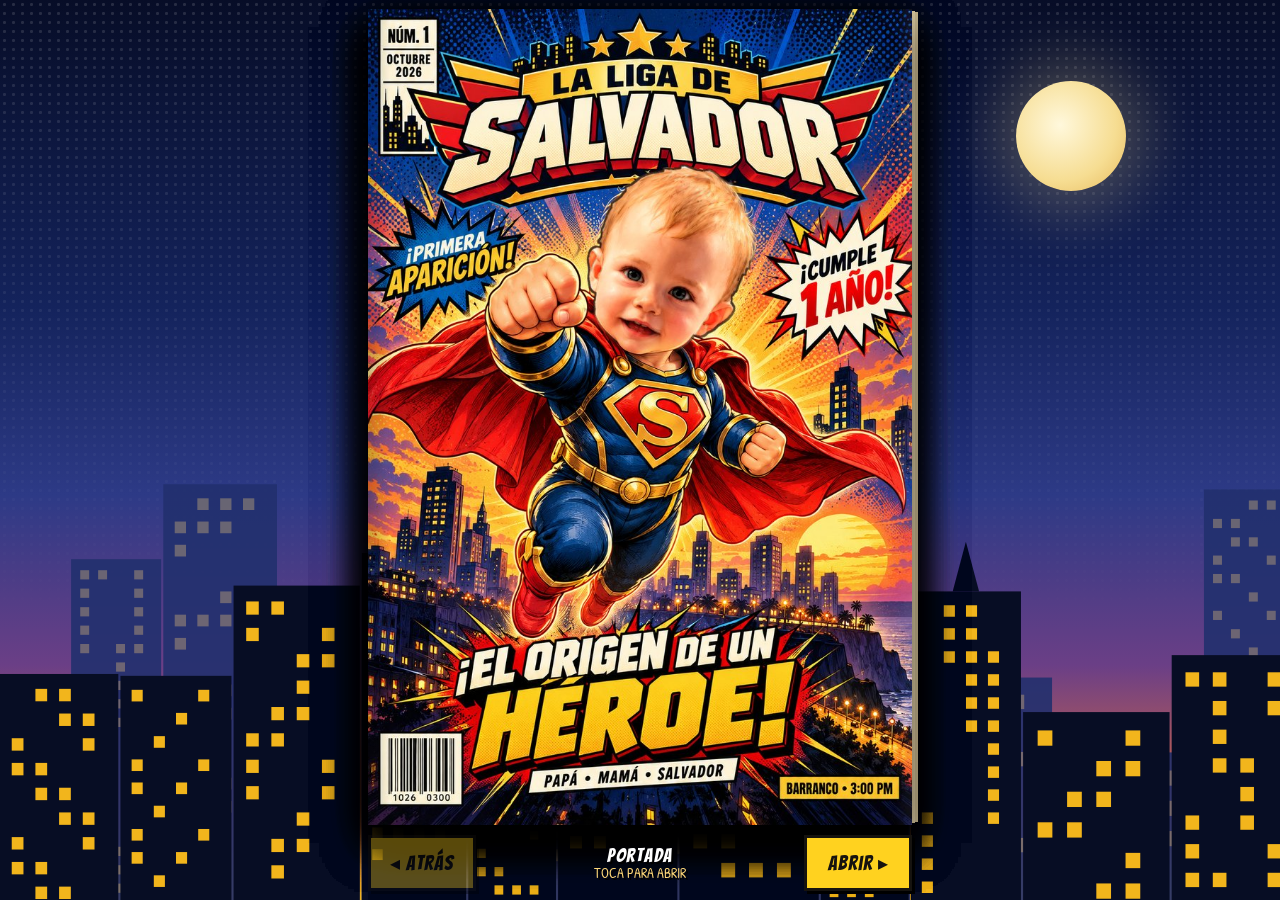
<file: index.html>
<!DOCTYPE html>
<html lang="es">
<head>
<meta charset="UTF-8">
<meta name="viewport" content="width=device-width, initial-scale=1, viewport-fit=cover">
<title>La Liga de Salvador · Núm. 1</title>
<meta name="description" content="Edición especial Núm. 1: ¡El origen de un héroe! Salvador cumple 1 año. Domingo 11 de octubre, 3:00 pm, Barranco.">
<meta property="og:title" content="La Liga de Salvador · Núm. 1 · ¡El origen de un héroe!">
<meta property="og:description" content="Salvador cumple 1 año · Domingo 11 de octubre · 3:00 pm · Barranco">
<meta property="og:type" content="website">
<meta property="og:url" content="https://salvador.gambitholabs.com/">
<meta property="og:image" content="https://salvador.gambitholabs.com/img/og-comic.png">
<meta property="og:image:width" content="1200">
<meta property="og:image:height" content="630">
<meta name="twitter:card" content="summary_large_image">
<meta name="theme-color" content="#070d27">
<meta name="robots" content="noindex">
<link rel="icon" href="img/escudo-s.png">
<link href="fonts/fonts.css" rel="stylesheet">
<style>
:root{
  --ink:#16130f; --navy:#1b2c5e; --blue:#2a5fd0; --gold:#f5c21b; --red:#d62b1f; --cream:#fff3d2; --paper:#efe0c2;
  --sky:linear-gradient(180deg,#070d27 0%,#14235c 34%,#2d3a86 55%,#6b3f86 74%,#d9683f 90%,#f2b51c 100%);
  --nav:56px;
  --bw:min(calc(100vw - 16px),560px,calc((100dvh - var(--nav) - 28px) / 1.5));
  --bh:calc(var(--bw) * 1.5);
  --top:max(8px,calc((100dvh - var(--bh) - var(--nav) - 10px) / 2));
}
*{box-sizing:border-box;margin:0;padding:0}
html,body{height:100%}
body{font-family:'Patrick Hand',cursive;color:var(--ink);background:#070d27;overflow:hidden;overscroll-behavior:none}

.backdrop{position:fixed;inset:0;z-index:0;background:var(--sky);overflow:hidden}
.backdrop:before{content:'';position:absolute;inset:0;background-image:radial-gradient(rgba(255,255,255,.13) 1.3px,transparent 1.7px);background-size:9px 9px;
  -webkit-mask:linear-gradient(#000,transparent 70%);mask:linear-gradient(#000,transparent 70%)}
.backdrop .moon{position:absolute;right:12%;top:9%;width:110px;height:110px;border-radius:50%;background:radial-gradient(circle at 40% 40%,#fff8dc,#f6dd92 60%,#e6b85a);
  box-shadow:0 0 60px 20px rgba(255,230,150,.25)}
.backdrop svg{position:absolute;left:0;bottom:0;width:100%;height:46vh}
.backdrop .back{height:52vh;opacity:.9}

/* ---------- book ---------- */
.book{position:fixed;z-index:1;left:50%;top:var(--top);transform:translateX(-50%);width:var(--bw);height:var(--bh);perspective:2400px;touch-action:pan-y}
.leaf{position:absolute;inset:0;container-type:size;overflow:hidden;background:var(--paper);transform-origin:left center;
  transition:transform .95s cubic-bezier(.55,.05,.3,1),box-shadow .95s;backface-visibility:hidden;-webkit-backface-visibility:hidden;
  box-shadow:0 18px 40px rgba(0,0,0,.6),5px 0 0 -2px #d9c89f,9px 0 0 -3px #c9b88f}
.leaf.turned{transform:rotateY(-178deg);pointer-events:none}
.leaf.turning{box-shadow:-30px 0 60px rgba(0,0,0,.5)}
.leaf:after{content:'';position:absolute;inset:0;pointer-events:none;background:linear-gradient(90deg,rgba(0,0,0,.2),transparent 4%,transparent 97%,rgba(255,255,255,.06))}
.leaf > img.art{position:absolute;inset:0;width:100%;height:100%;display:block;object-fit:cover;user-select:none;-webkit-user-drag:none}
.cover{cursor:pointer}
/* dog-ear: the flap lives on the curled page, the shade on the page underneath */
.flap,.shade{position:absolute;right:0;bottom:0;width:var(--curl,0);height:var(--curl,0);pointer-events:none;z-index:6}
.flap{filter:drop-shadow(-2px -3px 5px rgba(0,0,0,.5))}
.flap i{position:absolute;inset:0;clip-path:polygon(0 0,100% 0,0 100%);
  background:radial-gradient(rgba(90,60,20,.09) 1px,transparent 1.4px) 0 0/5px 5px,
    linear-gradient(to bottom right,#bba77a 0%,#e4d3aa 28%,#f8eed4 42%,#fffaf0 46%,#d3bf92 50%)}
.shade{background:linear-gradient(to top left,transparent 18%,rgba(0,0,0,.42) 50%,transparent 50%)}

[data-box]{position:absolute}
.hot{background:transparent;border:0;cursor:pointer;border-radius:1.5cqw;color:inherit;font:inherit;-webkit-tap-highlight-color:transparent}
.hot:active{background:rgba(255,255,255,.28)}
.hot:focus-visible{outline:.5cqw dashed var(--red);outline-offset:.3cqw}
.hot.round{border-radius:50%}
/* make the painted buttons read as tappable */
.cta{overflow:hidden}
.cta:before{content:'';position:absolute;inset:0;background:linear-gradient(110deg,transparent 38%,rgba(255,255,255,.6) 50%,transparent 62%);
  transform:translateX(-130%);animation:shine 3.4s ease-in-out infinite;pointer-events:none}
.cta.late:before{animation-delay:1.1s}
@keyframes shine{0%,50%{transform:translateX(-130%)}85%,100%{transform:translateX(130%)}}
.tag{position:absolute;right:2%;top:4%;z-index:4;background:#ffd21f;border:.45cqw solid var(--ink);box-shadow:.5cqw .5cqw 0 var(--ink);padding:.5cqw 1.4cqw .3cqw;
  font-family:'Bangers';font-size:3.4cqw;letter-spacing:.15cqw;line-height:1;color:var(--ink);transform:rotate(3deg);pointer-events:none;animation:wob 2.4s ease-in-out infinite}
@keyframes wob{50%{transform:rotate(-2deg) scale(1.06)}}
.sticker{display:grid;place-items:center;z-index:4;pointer-events:none}
.sticker .tag{position:static;font-size:3.6cqw;padding:.7cqw 1.6cqw .5cqw}
.sticker.late .tag{animation-delay:1.2s}

.dedic{position:absolute;z-index:3;right:-9cqw;top:6.5cqw;width:44cqw;transform:rotate(38deg);background:var(--red);color:#fff;text-align:center;
  border-top:.5cqw solid var(--ink);border-bottom:.5cqw solid var(--ink);box-shadow:0 .8cqw 1.4cqw rgba(0,0,0,.45);padding:.6cqw 7cqw .8cqw;
  font-family:'Anton';text-transform:uppercase;line-height:1.05}
.dedic small{display:block;font-size:2cqw;letter-spacing:.3cqw;color:#ffd97a}
.dedic b{display:block;font-weight:400;font-size:3.4cqw;letter-spacing:.1cqw;white-space:nowrap;overflow:hidden;text-overflow:ellipsis}
.dedic[hidden]{display:none}

/* countdown digits sit on the repainted cards */
.dg{display:grid;place-items:center;font-family:'Luckiest Guy';font-size:13cqw;line-height:1;padding-top:1.2cqw;color:var(--red);letter-spacing:-.2cqw;
  -webkit-text-stroke:.6cqw var(--ink);paint-order:stroke fill;text-shadow:.8cqw .8cqw 0 var(--ink);pointer-events:none}
.done-msg{display:none;place-items:center;text-align:center;font-family:'Luckiest Guy';font-size:6cqw;line-height:1.05;color:var(--cream);
  -webkit-text-stroke:.45cqw var(--ink);paint-order:stroke fill;text-shadow:.6cqw .6cqw 0 var(--ink);background:rgba(20,35,92,.92);border:.5cqw solid var(--ink)}
.over .dg{display:none}
.over .done-msg{display:grid}

/* coupon */
.name-in{background:transparent;border:0;outline:none;font-family:'Patrick Hand';font-size:4.5cqw;color:var(--ink);padding:0 6.5cqw 0 1.6cqw;width:100%;height:100%}
.name-in::placeholder{color:#8f8570}
.name-in:focus{background:rgba(245,194,27,.18)}
.val{display:grid;place-items:center;font-family:'Luckiest Guy';font-size:8cqw;line-height:1;padding-top:.8cqw;pointer-events:none}
.row-hot{text-align:left}
.tick{position:absolute;left:1.7%;top:12%;width:11.5%;height:80%;display:none;pointer-events:none}
.row-hot[aria-pressed=true] .tick{display:block}
.tick svg{width:130%;height:130%;margin:-20% 0 0 -5%;overflow:visible}

/* ---------- page 6: member card (drawn in the same style as the illustrated pages) ---------- */
.p6{background:#f1e2c3 url(img/paper.jpg);background-size:60cqw;background-blend-mode:multiply}
.runhead{position:absolute;left:3.2cqw;right:3.2cqw;top:1.1cqw;display:flex;justify-content:space-between;font-family:'Anton';font-size:2.5cqw;letter-spacing:.15cqw;
  color:var(--ink);border-bottom:.3cqw solid var(--ink);padding-bottom:.5cqw}
.pnl{position:absolute;left:3.4cqw;right:3.4cqw;border:.6cqw solid var(--ink);overflow:hidden}
.pa{top:6.2cqw;height:14cqh;background:radial-gradient(circle at 62% 55%,#8cbcff 0%,#3a74e0 38%,#173a8f 100%)}
.pa:before{content:'';position:absolute;inset:-60%;background:repeating-conic-gradient(from 0deg at 50% 50%,rgba(255,255,255,.2) 0 4deg,transparent 4deg 11deg)}
.pa:after{content:'';position:absolute;inset:0;background-image:radial-gradient(rgba(10,25,80,.35) 1.1cqw,transparent 1.25cqw);background-size:2.8cqw 2.8cqw;
  -webkit-mask:radial-gradient(circle at 62% 55%,transparent 30%,#000 80%);mask:radial-gradient(circle at 62% 55%,transparent 30%,#000 80%)}
.pa .kid{position:absolute;z-index:2;right:1%;bottom:-18%;height:128%}
.pa .star{position:absolute;z-index:2;color:#ffd21f;-webkit-text-stroke:.35cqw var(--ink);font-size:7cqw;line-height:1}
.capt{position:absolute;z-index:3;left:-.3cqw;top:-.3cqw;background:#ffd21f;border:.5cqw solid var(--ink);padding:.6cqw 1.8cqw .4cqw;
  font-family:'Bangers';font-size:4.2cqw;letter-spacing:.2cqw;line-height:1;color:var(--ink);box-shadow:.5cqw .5cqw 0 var(--ink)}
.bub{position:absolute;z-index:3;left:4cqw;top:7.6cqw;width:44cqw;background:#fffdf4;border:.5cqw solid var(--ink);border-radius:50%/46%;padding:2.6cqw 3cqw;
  text-align:center;font-family:'Bangers';font-size:3.9cqw;letter-spacing:.15cqw;line-height:1.05;color:var(--ink);padding:1.6cqw 2.6cqw}
.bub b{font-weight:400;color:var(--red)}
.bub:after{content:'';position:absolute;right:6cqw;bottom:-2.6cqw;width:4.5cqw;height:4.5cqw;background:#fffdf4;border-right:.5cqw solid var(--ink);border-bottom:.5cqw solid var(--ink);
  transform:skewX(-35deg) rotate(35deg)}
.pb{top:calc(6.2cqw + 14cqh + 2cqw);bottom:3cqw;background:#faf1da;display:flex;flex-direction:column;gap:2cqw;padding:3cqw 3cqw 2.6cqw}
.pb:before{content:'';position:absolute;inset:0;pointer-events:none;background-image:radial-gradient(rgba(245,194,27,.35) .6cqw,transparent .7cqw);background-size:2.4cqw 2.4cqw;
  -webkit-mask:linear-gradient(135deg,#000,transparent 45%);mask:linear-gradient(135deg,#000,transparent 45%)}
.pb > *{position:relative}
.title{font-family:'Luckiest Guy';font-weight:400;font-size:6.6cqw;line-height:1;text-align:center;color:var(--cream);letter-spacing:.2cqw;transform:rotate(-1.5deg);
  -webkit-text-stroke:.45cqw var(--ink);paint-order:stroke fill;text-shadow:.35cqw .35cqw 0 var(--red),.7cqw .7cqw 0 var(--red),1cqw 1cqw 0 var(--ink)}
.title span{color:var(--gold)}
.row2{display:grid;grid-template-columns:1fr 1fr;gap:2.4cqw}
.fld{display:flex;flex-direction:column}
.fld .lbl{align-self:flex-start;background:#ffd21f;border:.45cqw solid var(--ink);border-bottom:0;padding:.4cqw 1.4cqw .2cqw;font-family:'Bangers';font-size:3.2cqw;letter-spacing:.15cqw;line-height:1}
.fld input,.fld select{width:100%;background:#fff;border:.45cqw solid var(--ink);box-shadow:.5cqw .5cqw 0 var(--ink);padding:.8cqw 1.6cqw;font-family:'Patrick Hand';font-size:4.4cqw;
  color:var(--ink);outline:none;border-radius:0;-webkit-appearance:none;appearance:none}
.fld select{background:#fff url("data:image/svg+xml,%3Csvg xmlns='http://www.w3.org/2000/svg' width='12' height='8'%3E%3Cpath d='M1 1l5 5 5-5' fill='none' stroke='%2316130f' stroke-width='2.5'/%3E%3C/svg%3E") no-repeat right 1.6cqw center;background-size:2.6cqw}
.fld input:focus,.fld select:focus{background-color:#fff8e0}
.cardwrap{flex:1;min-height:0;display:grid;place-items:center}
#card{display:block;max-width:100%;max-height:100%;width:auto;height:auto;border:.5cqw solid var(--ink);box-shadow:.9cqw .9cqw 0 var(--ink)}
.acts{display:grid;grid-template-columns:repeat(auto-fit,minmax(20cqw,1fr));gap:2cqw}
.cbtn{font-family:'Bangers';font-size:4.2cqw;letter-spacing:.2cqw;line-height:1;cursor:pointer;text-align:center;padding:1.6cqw 1cqw 1.2cqw;
  background:#ffd21f;color:var(--ink);border:.5cqw solid var(--ink);box-shadow:.6cqw .6cqw 0 var(--ink)}
.cbtn.red{background:var(--red);color:#fff}
.cbtn:active{box-shadow:.1cqw .1cqw 0 var(--ink);translate:.5cqw .5cqw}
.cbtn[hidden]{display:none}
.cbtn.play{font-family:'Luckiest Guy';font-size:5.2cqw;padding:2cqw 1cqw 1.5cqw;color:#fff;letter-spacing:.2cqw;
  background:linear-gradient(180deg,#ff5a3c,#d62b1f 60%,#a81a12);-webkit-text-stroke:.3cqw var(--ink);paint-order:stroke fill;animation:glow 1.8s ease-in-out infinite}
@keyframes glow{50%{box-shadow:.6cqw .6cqw 0 var(--ink),0 0 0 1cqw rgba(255,210,31,.55)}}
.cbtn.play.done{background:linear-gradient(180deg,#ffe36a,#ffd21f 60%,#e8a912);color:var(--cream);animation:none}
.note{text-align:center;font-family:'Bangers';font-size:3cqw;letter-spacing:.15cqw;color:#5a4a2e;margin-top:-.6cqw}

/* ---------- pager ---------- */
.pager{position:fixed;z-index:10;left:50%;top:calc(var(--top) + var(--bh) + 10px);transform:translateX(-50%);height:var(--nav);width:max(var(--bw),min(calc(100vw - 16px),400px));
  display:flex;align-items:center;justify-content:space-between;gap:8px}
.pager button{font-family:'Bangers';letter-spacing:1px;font-size:20px;cursor:pointer;height:100%;
  background:#ffd21f;color:var(--ink);border:3px solid var(--ink);box-shadow:3px 3px 0 #000;padding:0 14px;min-width:108px}
.pager button:disabled{opacity:.35;cursor:default}
.pager .count{flex:1;text-align:center;font-family:'Bangers';color:#fff;letter-spacing:1.5px;font-size:19px;line-height:1.05;text-shadow:2px 2px 0 #000}
.pager .count small{display:block;font-family:'Patrick Hand';letter-spacing:0;font-size:14px;color:#ffd97a;text-transform:uppercase}
.next.pulse{animation:nudge 1.6s ease-in-out infinite}
@keyframes nudge{50%{transform:scale(1.07)}}

.toast{position:fixed;left:50%;bottom:90px;transform:translate(-50%,200%);visibility:hidden;background:#ffd21f;color:var(--ink);border:3px solid var(--ink);
  padding:10px 16px;font-size:20px;box-shadow:4px 4px 0 var(--ink);z-index:60;transition:transform .3s;max-width:90vw;text-align:center}
.toast.show{transform:translate(-50%,0);visibility:visible}
#pow{position:fixed;z-index:70;pointer-events:none;left:50%;top:40%;width:230px;height:170px;transform:translate(-50%,-50%) scale(0);display:grid;place-items:center}
#pow.go{animation:pow .9s cubic-bezier(.2,1.6,.4,1) forwards}
#pow b{position:relative;font-family:'Luckiest Guy';font-weight:400;font-size:40px;color:#ffd21f;-webkit-text-stroke:2px var(--ink);paint-order:stroke fill;text-shadow:4px 4px 0 var(--ink);transform:rotate(-8deg)}
#pow svg{position:absolute;inset:0;width:100%;height:100%;overflow:visible}
@keyframes pow{0%{transform:translate(-50%,-50%) scale(0) rotate(-20deg)}40%{transform:translate(-50%,-50%) scale(1.1) rotate(4deg)}75%{opacity:1}100%{transform:translate(-50%,-50%) scale(1);opacity:0}}

/* ---------- mini-game ---------- */
.game{position:fixed;inset:0;z-index:80;display:grid;place-items:center;padding:12px;background:rgba(7,13,39,.9)}
.game:before{content:'';position:absolute;inset:0;background-image:radial-gradient(rgba(255,255,255,.1) 1.4px,transparent 1.8px);background-size:10px 10px;pointer-events:none}
.game[hidden]{display:none}
.gpanel{position:relative;width:min(100%,420px);background:#faf1da url(img/paper.jpg);background-size:320px;background-blend-mode:multiply;border:4px solid var(--ink);
  box-shadow:8px 8px 0 #000;padding:18px 16px 16px;text-align:center}
.gcap{display:inline-block;background:#ffd21f;border:3px solid var(--ink);box-shadow:3px 3px 0 var(--ink);padding:4px 12px 2px;font-family:'Bangers';font-size:18px;letter-spacing:1px;transform:rotate(-1.5deg)}
.gtitle{margin-top:10px;font-family:'Luckiest Guy';font-weight:400;font-size:40px;line-height:1;color:var(--cream);letter-spacing:1px;
  -webkit-text-stroke:2.5px var(--ink);paint-order:stroke fill;text-shadow:2px 2px 0 var(--red),4px 4px 0 var(--red),6px 6px 0 var(--ink)}
.ghelp{margin:10px 4px 12px;font-family:'Patrick Hand';font-size:20px;line-height:1.15}
.garena{position:relative;height:230px;border:4px solid var(--ink);overflow:hidden;touch-action:manipulation;user-select:none;-webkit-user-select:none;
  background:radial-gradient(circle at 50% 50%,#8cbcff 0%,#3a74e0 45%,#173a8f 100%)}
.garena:before{content:'';position:absolute;inset:-60%;background:repeating-conic-gradient(from 0deg,rgba(255,255,255,.18) 0 5deg,transparent 5deg 13deg);pointer-events:none}
.garena.hot-red{background:radial-gradient(circle at 50% 50%,#ffb347 0%,#e2482a 50%,#7d1016 100%)}
.garena.hot-gold{background:radial-gradient(circle at 50% 50%,#fff4b8 0%,#ffd21f 40%,#e0880f 100%)}
.gbig{position:absolute;inset:0;display:grid;place-items:center;font-family:'Luckiest Guy';font-size:64px;color:var(--cream);
  -webkit-text-stroke:3px var(--ink);paint-order:stroke fill;text-shadow:5px 5px 0 var(--ink);pointer-events:none}
.fist{position:absolute;left:50%;top:50%;width:132px;height:132px;margin:-66px 0 0 -66px;border-radius:50%;border:5px solid var(--ink);cursor:pointer;
  background:radial-gradient(circle at 35% 30%,#ff7b5c,#d62b1f 60%,#8f150e);box-shadow:6px 6px 0 var(--ink);font-size:64px;line-height:1;display:grid;place-items:center}
.fist.hit{transform:scale(.9)}
.float{position:absolute;font-family:'Luckiest Guy';font-size:26px;color:#ffd21f;-webkit-text-stroke:2px var(--ink);paint-order:stroke fill;pointer-events:none;
  animation:floatUp .7s ease-out forwards}
@keyframes floatUp{to{transform:translateY(-50px) scale(1.3);opacity:0}}
.track{position:absolute;left:8%;right:8%;top:50%;height:46px;margin-top:-23px;background:#fff;border:4px solid var(--ink);box-shadow:4px 4px 0 var(--ink)}
.zone{position:absolute;left:39%;width:22%;top:0;bottom:0;background:repeating-linear-gradient(45deg,#ffd21f 0 8px,#f5b400 8px 16px)}
.marker{position:absolute;top:-16px;bottom:-16px;width:12px;margin-left:-6px;background:var(--red);border:3px solid var(--ink)}
.tries{position:absolute;left:0;right:0;bottom:14px;font-family:'Bangers';font-size:22px;color:#fff;-webkit-text-stroke:1px var(--ink);letter-spacing:1px}
.star-t{position:absolute;width:62px;height:62px;margin:-31px 0 0 -31px;font-size:56px;line-height:62px;cursor:pointer;color:#ffd21f;-webkit-text-stroke:3px var(--ink);
  animation:popIn .18s ease-out;text-align:center}
@keyframes popIn{from{transform:scale(0)}}
.gmeter{position:relative;height:26px;margin-top:14px;background:#fff;border:3px solid var(--ink);box-shadow:3px 3px 0 var(--ink)}
.gmeter i{position:absolute;left:0;top:0;bottom:0;width:0;background:linear-gradient(90deg,#ffd21f,#d62b1f);transition:width .15s}
.gmeter b{position:absolute;inset:0;display:grid;place-items:center;font-family:'Bangers';font-weight:400;font-size:18px;letter-spacing:1px}
.gtimer{position:absolute;right:10px;top:8px;z-index:2;font-family:'Luckiest Guy';font-size:34px;color:#fff;-webkit-text-stroke:2px var(--ink);paint-order:stroke fill}
.gbtn{width:100%;margin-top:14px;font-family:'Luckiest Guy';font-size:24px;padding:12px 10px 9px}
.gclose{position:absolute;right:-14px;top:-14px;width:40px;height:40px;border-radius:50%;background:#fff;border:3px solid var(--ink);box-shadow:3px 3px 0 var(--ink);
  font:22px/1 'Bangers';cursor:pointer}
.rank{font-family:'Luckiest Guy';font-size:34px;line-height:1.05;color:#ffd21f;-webkit-text-stroke:2px var(--ink);paint-order:stroke fill;text-shadow:3px 3px 0 var(--ink)}
.rank small{display:block;font-family:'Bangers';font-size:20px;color:#fff;letter-spacing:2px;-webkit-text-stroke:1px var(--ink)}

/* ---------- guest registration ---------- */
.rpanel{max-height:calc(100dvh - 24px);overflow-y:auto;text-align:center}
.rpanel .ghelp{margin-bottom:4px}
.agent{position:relative;background:#fff;border:3px solid var(--ink);box-shadow:4px 4px 0 var(--ink);padding:12px 12px 10px;margin-top:14px;text-align:left}
.alabel{position:absolute;left:-3px;top:-14px;background:#ffd21f;border:2.5px solid var(--ink);padding:2px 10px 0;font-family:'Bangers';font-size:17px;letter-spacing:1px}
.agent.kid .alabel{background:#8cbcff}
.rin{width:100%;font:20px 'Patrick Hand',cursive;color:var(--ink);border:0;border-bottom:2.5px solid var(--ink);padding:6px 2px 2px;margin-top:6px;background:transparent;outline:none;border-radius:0}
.rin:focus{background:rgba(255,210,31,.18)}
.docrow{display:grid;grid-template-columns:1.15fr 1fr;gap:10px;align-items:end}
.rsel{font:18px 'Patrick Hand',cursive;color:var(--ink);border:2.5px solid var(--ink);background:#fff;padding:5px 4px;margin-top:10px;border-radius:0}
.rin.bad,.rsel.bad{border-color:var(--red);background:rgba(214,43,31,.08)}
.err{display:block;color:var(--red);font:16px 'Patrick Hand',cursive;margin-top:4px}
.err:empty{display:none}
.known{margin-top:12px;background:#e9f7e4;border:3px solid var(--ink);padding:8px 10px;font:19px 'Patrick Hand',cursive;text-align:left}
.known b{font-family:'Bangers';font-weight:400;letter-spacing:1px}
.rlist{list-style:none;margin-top:12px;text-align:left;font:20px 'Patrick Hand',cursive}
.rlist li{background:#fff;border:3px solid var(--ink);padding:6px 10px;margin-top:8px;box-shadow:3px 3px 0 var(--ink)}
.rnote{font:15px 'Patrick Hand',cursive;color:#5a4a2e;margin-top:12px}
.rnote[hidden]{display:none}
.rbtn2{display:block;width:100%;margin-top:10px;background:none;border:0;font:18px 'Patrick Hand',cursive;text-decoration:underline;cursor:pointer;color:#5a4a2e}
.rbtn2[hidden]{display:none}

#printArea{display:none}
@media print{
  @page{margin:12mm}
  body{background:#fff!important;overflow:visible}
  body > *:not(#printArea){display:none!important}
  #printArea{display:block}
  #printArea img{width:86mm;height:54mm;display:block;border:.2mm dashed #999}
  #printArea p{font:10pt sans-serif;margin-top:3mm;color:#555}
}
@media (prefers-reduced-motion:reduce){*{animation:none!important;transition:none!important}}
</style>
</head>
<body>

<div class="backdrop" aria-hidden="true">
  <div class="moon"></div>
  <svg class="back" data-city="21" data-fill="#22306e" data-win="rgba(255,214,120,.35)" viewBox="0 0 600 300" preserveAspectRatio="none"></svg>
  <svg data-city="8" data-fill="#070d24" data-win="#f2b51c" viewBox="0 0 600 260" preserveAspectRatio="none"></svg>
</div>

<div class="book" id="book">

  <section class="leaf cover" aria-label="Portada: La Liga de Salvador, número 1. ¡El origen de un héroe!">
    <img class="art" src="img/pages/portada.jpg" srcset="img/pages/portada-sm.jpg 768w, img/pages/portada.jpg 1024w" sizes="(max-width:600px) 100vw, 560px" alt="Portada: Salvador volando con su capa roja sobre Barranco.">
    <div class="dedic" id="dedicBox" hidden><small>Ejemplar de</small><b id="dedic"></b></div>
  </section>

  <section class="leaf" aria-label="Página 1: el origen">
    <img class="art" src="img/pages/p1.jpg" srcset="img/pages/p1-sm.jpg 768w, img/pages/p1.jpg 1024w" sizes="(max-width:600px) 100vw, 560px" alt="Lima, hace exactamente un año, llegó a la ciudad un héroe muy pequeñito. Su nombre: Salvador, alias Salva. Ficha del héroe: sonrisa desarmadora, abrazo de súper fuerza, ya se pone de pie.">
  </section>

  <section class="leaf" aria-label="Página 2: el poder">
    <img class="art" src="img/pages/p2.jpg" srcset="img/pages/p2-sm.jpg 768w, img/pages/p2.jpg 1024w" sizes="(max-width:600px) 100vw, 560px" alt="Poder especial detectado: ¡la sonrisa que ilumina la ciudad! Pero hasta el héroe más fuerte necesita a su liga. ¡Se convoca a todos los héroes!">
  </section>

  <section class="leaf" aria-label="Página 3: la misión">
    <img class="art" src="img/pages/p3.jpg" srcset="img/pages/p3-sm.jpg 768w, img/pages/p3.jpg 1024w" sizes="(max-width:600px) 100vw, 560px" alt="Domingo 11 de octubre, 3:00 pm. Base secreta: Av. El Sol Este 176, Barranco. Subir a la terraza.">
    <a class="hot" data-box="35,850,990,1200" href="https://maps.app.goo.gl/CSnGSTLnidMWYhhT8" target="_blank" rel="noopener" aria-label="Abrir el mapa"><span class="tag">¡TOCA EL MAPA!</span></a>
    <a class="hot cta" data-box="35,1220,498,1395" href="https://maps.app.goo.gl/CSnGSTLnidMWYhhT8" target="_blank" rel="noopener" aria-label="Cómo llegar"></a>
    <button class="hot cta late" data-box="512,1220,990,1395" id="calBtn" aria-label="Guardar la fecha en el calendario"></button>
    <div class="sticker" data-box="380,1196,512,1242" aria-hidden="true"><span class="tag">¡TOCA!</span></div>
    <div class="sticker late" data-box="866,1196,998,1242" aria-hidden="true"><span class="tag">¡TOCA!</span></div>
  </section>

  <section class="leaf" aria-label="Página 4: cuenta regresiva" id="p4">
    <img class="art" src="img/pages/p4.jpg" srcset="img/pages/p4-sm.jpg 768w, img/pages/p4.jpg 1024w" sizes="(max-width:600px) 100vw, 560px" alt="Tiempo restante para la misión. Uniforme opcional: ven con capa o con el traje de tu héroe favorito.">
    <div class="dg" data-box="71,273,259,437" id="cd-d">--</div>
    <div class="dg" data-box="293,276,446,437" id="cd-h">--</div>
    <div class="dg" data-box="473,274,626,437" id="cd-m">--</div>
    <div class="dg" data-box="652,277,802,437" id="cd-s">--</div>
    <div class="done-msg" data-box="60,262,812,445" id="countMsg"></div>
  </section>

  <section class="leaf" aria-label="Página 5: cupón de confirmación">
    <img class="art" src="img/pages/p5.jpg" srcset="img/pages/p5-sm.jpg 768w, img/pages/p5.jpg 1024w" sizes="(max-width:600px) 100vw, 560px" alt="Cupón de confirmación. Envíalo antes del miércoles 7 de octubre.">
    <div data-box="500,556,884,628"><input class="name-in" id="fam" autocomplete="off" placeholder="Tu nombre aquí" aria-label="Nombre del agente o familia"></div>
    <button class="hot round" data-box="472,834,540,902" data-k="adultos" data-d="-1" aria-label="Menos adultos"></button>
    <div class="val" data-box="546,828,621,902" id="adultos">2</div>
    <button class="hot round" data-box="626,834,694,902" data-k="adultos" data-d="1" aria-label="Más adultos"></button>
    <button class="hot round" data-box="723,834,791,902" data-k="ninos" data-d="-1" aria-label="Menos niños"></button>
    <div class="val" data-box="798,828,881,902" id="ninos">1</div>
    <button class="hot round" data-box="888,834,956,902" data-k="ninos" data-d="1" aria-label="Más niños"></button>
    <div id="disfraz">
      <button class="hot row-hot" data-box="480,1072,962,1142" aria-pressed="false" data-v="¡Con disfraz! 🦸" aria-label="Vamos disfrazados"><span class="tick"></span></button>
      <button class="hot row-hot" data-box="480,1148,962,1218" aria-pressed="true" data-v="Tal vez 🤔" aria-label="Tal vez, es secreto"><span class="tick"></span></button>
      <button class="hot row-hot" data-box="480,1224,962,1294" aria-pressed="false" data-v="De civil 🙈" aria-label="Vamos de civil"><span class="tick"></span></button>
    </div>
    <button class="hot cta" data-box="185,1310,850,1440" id="yesBtn" aria-label="¡Acepto la misión!"></button>
    <button class="hot" data-box="300,1448,720,1500" id="noBtn" aria-label="No podré ir esta vez"></button>
  </section>

  <section class="leaf p6" aria-label="Página 6: tarjeta de miembro">
    <div class="runhead"><span>LA LIGA DE SALVADOR · NÚM. 1</span><span>PÁG. 6</span></div>
    <div class="pnl pa">
      <span class="star" style="left:52%;top:10%">★</span><span class="star" style="left:60%;bottom:8%;font-size:5cqw">★</span>
      <img class="kid" src="img/salva/risa-comic.png" alt="Salvador riéndose">
      <div class="capt">ARCHIVO SECRETO:</div>
      <div class="bub">¡Todo héroe necesita su <b>credencial!</b></div>
    </div>
    <div class="pnl pb">
      <h3 class="title">¡TU TARJETA DE <span>MIEMBRO!</span></h3>
      <div class="row2">
        <label class="fld"><span class="lbl">NOMBRE DE HÉROE</span><input id="heroName" maxlength="18" placeholder="Mateo" autocomplete="off"></label>
        <label class="fld"><span class="lbl">SUPERPODER</span>
          <select id="power">
            <option>Súper fuerza</option><option>Velocidad del rayo</option><option>Vuelo</option><option>Invisibilidad</option>
            <option>Súper abrazos</option><option>Risa contagiosa</option><option>Visión láser</option><option>Escudo invencible</option>
          </select>
        </label>
      </div>
      <button class="cbtn play" id="playBtn">⚡ ¡CARGA TUS PODERES!</button>
      <div class="cardwrap"><canvas id="card" width="1080" height="680" aria-label="Tu tarjeta: esto es exactamente lo que se descarga e imprime"></canvas></div>
      <div class="acts">
        <label class="cbtn" for="photo">📷 Foto</label>
        <button class="cbtn red" id="dlBtn">Descargar</button>
        <button class="cbtn" id="printBtn">Imprimir</button>
        <button class="cbtn" id="shareBtn" hidden>Enviar</button>
      </div>
      <input type="file" id="photo" accept="image/*" hidden>
      <div class="note">Tamaño real de tarjeta: 8,6 × 5,4 cm</div>
    </div>
  </section>

  <section class="leaf" aria-label="Contraportada">
    <img class="art" src="img/pages/back.jpg" srcset="img/pages/back-sm.jpg 768w, img/pages/back.jpg 1024w" sizes="(max-width:600px) 100vw, 560px" alt="¿Fin? Continuará… el domingo 11 de octubre. Una producción de Papá y Mamá de Salvador, protagonizada por Salvador y toda su liga.">
  </section>
</div>

<nav class="pager">
  <button class="prev" id="prevBtn">◂ Atrás</button>
  <div class="count"><span id="pageNo">Portada</span><small id="pageHint">Toca para abrir</small></div>
  <button class="next pulse" id="nextBtn">Abrir ▸</button>
</nav>

<div id="pow" aria-hidden="true"><svg viewBox="-60 -45 120 90" data-burst="16" data-fill="#d62b1f"></svg><b>¡BOOM!</b></div>
<div class="toast" id="toast"></div>
<div class="game" id="reg" hidden role="dialog" aria-modal="true" aria-labelledby="rTitle">
  <div class="gpanel rpanel">
    <button class="gclose" id="rClose" aria-label="Cerrar">✕</button>
    <div class="gcap" id="rStep">REGISTRO DE AGENTES</div>
    <h3 class="gtitle" id="rTitle">¡CASI LISTO!</h3>
    <p class="ghelp" id="rHelp"></p>
    <div id="rBody"></div>
    <p class="rnote" id="rNote">🔒 Tu documento solo se usa para la lista de ingreso del edificio.</p>
    <button class="cbtn red gbtn" id="rBtn">¡CONFIRMAR!</button>
    <button class="rbtn2" id="rAlt" hidden></button>
  </div>
</div>
<div class="game" id="game" hidden role="dialog" aria-modal="true" aria-labelledby="gTitle">
  <div class="gpanel">
    <button class="gclose" id="gClose" aria-label="Cerrar el juego">✕</button>
    <div class="gcap" id="gStep">PRUEBA 1 DE 3</div>
    <h3 class="gtitle" id="gTitle">¡FUERZA!</h3>
    <p class="ghelp" id="gHelp"></p>
    <div class="garena" id="gArena"></div>
    <div class="gmeter"><i id="gFill"></i><b id="gPct"></b></div>
    <button class="cbtn red gbtn" id="gBtn">¡EMPEZAR!</button>
  </div>
</div>
<div id="printArea"><img id="printImg" alt=""><p>Recorta por la línea punteada · La Liga de Salvador · Núm. 1</p></div>

<script>
const WA = '51925130858';
/* Google Apps Script web-app URL (registro/Codigo.gs). Empty = confirmations go only by WhatsApp. */
const SHEET_URL = 'https://script.google.com/macros/s/AKfycbystQPJvZtOQYXNojc3zOZaRFDgGrjqlqXz9lNmOPiQwLNgBTRUMTu7ybIMa30nAx0pCg/exec';
const PARTY = new Date('2026-10-11T15:00:00-05:00');
const IMG_W = 1024, IMG_H = 1536;
const params = new URLSearchParams(location.search);
const guest = (params.get('para') || '').trim().slice(0, 40);
const invId = (params.get('inv') || '').replace(/[^a-z0-9]/gi, '').slice(0, 40);
const $ = id => document.getElementById(id);
const reduced = matchMedia('(prefers-reduced-motion: reduce)').matches;

/* overlays are placed in the illustration's own pixel coordinates */
document.querySelectorAll('[data-box]').forEach(el => {
  const [x1, y1, x2, y2] = el.dataset.box.split(',').map(Number);
  Object.assign(el.style, {left: x1/IMG_W*100 + '%', top: y1/IMG_H*100 + '%', width: (x2-x1)/IMG_W*100 + '%', height: (y2-y1)/IMG_H*100 + '%'});
});

const TICK = '<svg viewBox="0 0 60 50"><path d="M6 26 L22 42 L56 4" fill="none" stroke="#16130f" stroke-width="13" stroke-linecap="round" stroke-linejoin="round"/><path d="M6 26 L22 42 L56 4" fill="none" stroke="#d62b1f" stroke-width="7.5" stroke-linecap="round" stroke-linejoin="round"/></svg>';
document.querySelectorAll('.tick').forEach(t => t.innerHTML = TICK);

document.querySelectorAll('svg[data-burst]').forEach(svg => {
  const n = +svg.dataset.burst, vb = svg.viewBox.baseVal, rx = vb.width/2, ry = vb.height/2, pts = [];
  for (let i = 0; i < n*2; i++){ const a = Math.PI*i/n, k = i%2 ? .62 + (i%4 === 1 ? .06 : -.04) : 1; pts.push(`${(Math.cos(a)*rx*k).toFixed(1)},${(Math.sin(a)*ry*k).toFixed(1)}`); }
  svg.innerHTML = `<polygon points="${pts.join(' ')}" transform="translate(4 4)" fill="#16130f"/><polygon points="${pts.join(' ')}" fill="${svg.dataset.fill}" stroke="#16130f" stroke-width="3" stroke-linejoin="round"/>`;
});

document.querySelectorAll('svg[data-city]').forEach(svg => {
  const vb = svg.viewBox.baseVal, W = vb.width, H = vb.height;
  let s = +svg.dataset.city, x = 0, h = '';
  const rnd = () => (s = (s*9301+49297)%233280)/233280;
  while (x < W){
    const w = W*(.05 + rnd()*.08), bh = H*(.3 + rnd()*.62);
    h += `<rect x="${x}" y="${H-bh}" width="${w}" height="${bh}" fill="${svg.dataset.fill}"/>`;
    if (rnd() < .22){ const cx = x + w/2; h += `<polygon points="${cx-w*.12},${H-bh} ${cx},${H-bh-H*.12} ${cx+w*.12},${H-bh}" fill="${svg.dataset.fill}"/>`; }
    const ww = Math.max(2, w*.1), wh = ww*1.4;
    for (let wy = H-bh+wh*1.2; wy < H-wh; wy += wh*2) for (let wx = x+ww; wx < x+w-ww*1.5; wx += ww*2)
      if (Math.sin(wx*12.9+wy*78.2) > .15) h += `<rect x="${wx.toFixed(1)}" y="${wy.toFixed(1)}" width="${ww.toFixed(1)}" height="${wh.toFixed(1)}" fill="${svg.dataset.win}"/>`;
    x += w + 1;
  }
  svg.innerHTML = h;
});

if (guest){ $('dedic').textContent = guest; $('dedicBox').hidden = false; $('fam').value = guest; }

/* ---------- book ---------- */
const leaves = [...document.querySelectorAll('.leaf')];
const N = leaves.length;
const names = ['Portada', 'Pág. 1', 'Pág. 2', 'Pág. 3', 'Pág. 4', 'Pág. 5', 'Pág. 6', 'Contraportada'];
const hints = ['Toca para abrir', 'El origen', 'El poder', 'Toca los botones', 'Cuenta regresiva', 'Confirma aquí', 'Tu tarjeta', '¡Gracias!'];
let cur = 0, busy = false;
function layout(){
  leaves.forEach((l, i) => {
    l.classList.toggle('turned', i < cur);
    l.style.zIndex = i < cur ? N + i : N - i;
    l.setAttribute('aria-hidden', i !== cur);
    l.inert = i !== cur;
  });
  $('pageNo').textContent = names[cur];
  $('pageHint').textContent = hints[cur];
  $('prevBtn').disabled = cur === 0;
  const nb = $('nextBtn');
  nb.disabled = cur === N - 1;
  nb.textContent = cur === 0 ? 'Abrir ▸' : 'Sigue ▸';
  nb.classList.toggle('pulse', cur === 0);
}
function go(to){
  to = Math.max(0, Math.min(N - 1, to));
  if (to === cur || busy) return;
  busy = true;
  clearTimeout(settleT);
  if (curlC) tweenCurl(0, 380);
  const step = to > cur ? 1 : -1;
  const moving = step > 0 ? leaves[cur] : leaves[cur - 1];
  moving.classList.add('turning');
  cur += step;
  layout();
  if (step < 0) moving.style.zIndex = 3*N;
  if (navigator.vibrate) navigator.vibrate(15);
  setTimeout(() => {
    moving.classList.remove('turning'); layout(); busy = false;
    if (cur !== to) go(to); else { peeks = 0; hintLater(); }
  }, reduced ? 0 : (to !== cur ? 240 : 900));
}

/* ---------- dog-ear: the corner peeks to invite the swipe and follows the finger ---------- */
const flap = document.createElement('i'), shade = document.createElement('i');
flap.className = 'flap'; flap.innerHTML = '<i></i>'; shade.className = 'shade';
let curlLeaf = null, curlC = 0, curlRaf = 0, settleT = 0, hintT = 0, peeks = 0, dragging = false, swiped = false;
function setCurl(c, leaf = curlLeaf || leaves[cur]){
  const under = leaves[leaves.indexOf(leaf) + 1];
  if (c <= .5 || !under){
    if (curlLeaf) curlLeaf.style.clipPath = '';
    flap.remove(); shade.remove(); curlLeaf = null; curlC = 0; return;
  }
  if (curlLeaf !== leaf){
    if (curlLeaf) curlLeaf.style.clipPath = '';
    curlLeaf = leaf; leaf.append(flap); under.append(shade);
  }
  curlC = c;
  // the polygon reaches 80px outside the page so its drop shadow and stacked edges survive the clip
  const m = c + 80;
  leaf.style.clipPath = `polygon(-80px -80px,calc(100% + 80px) -80px,calc(100% + 80px) calc(100% - ${m}px),calc(100% - ${m}px) calc(100% + 80px),-80px calc(100% + 80px))`;
  $('book').style.setProperty('--curl', c + 'px');
}
function tweenCurl(to, ms, done){
  cancelAnimationFrame(curlRaf);
  const from = curlC, t0 = performance.now();
  const tick = now => {
    const k = Math.min(1, (now - t0) / ms);
    setCurl(from + (to - from) * (1 - (1 - k) ** 3));
    if (k < 1) curlRaf = requestAnimationFrame(tick); else if (done) done();
  };
  curlRaf = requestAnimationFrame(tick);
}
function peek(){
  if (swiped || busy || dragging || document.hidden || cur >= N - 1 || !$('game').hidden || !$('reg').hidden) return;
  peeks++;
  tweenCurl($('book').clientWidth * .15, 750, () => { settleT = setTimeout(() => tweenCurl(0, 600), 450); });
}
function hintLater(ms = 2800){
  clearTimeout(hintT);
  if (!swiped && !reduced && peeks < 2) hintT = setTimeout(() => { peek(); hintLater(6500); }, ms);
}
layout();
hintLater();
$('nextBtn').addEventListener('click', () => go(cur + 1));
$('prevBtn').addEventListener('click', () => go(cur - 1));
leaves[0].addEventListener('click', () => cur === 0 && go(1));
addEventListener('keydown', e => {
  if (e.target.matches('input,select,textarea') || !$('game').hidden || !$('reg').hidden) return;
  if (e.key === 'ArrowRight') go(cur + 1);
  if (e.key === 'ArrowLeft') go(cur - 1);
  hintLater();
});
(function swipe(){
  let x0 = null, y0 = 0, t0 = 0;
  const book = $('book');
  const release = () => { if (dragging){ dragging = false; tweenCurl(0, 260); } };
  book.addEventListener('pointerdown', e => { hintLater(); if (e.target.closest('input,select,button,a,canvas,label')) return; x0 = e.clientX; y0 = e.clientY; t0 = Date.now(); });
  book.addEventListener('pointermove', e => {
    if (x0 === null || busy || cur >= N - 1) return;
    const pull = x0 - e.clientX;
    if (!dragging && pull > 14 && pull > Math.abs(e.clientY - y0) * 1.3){
      dragging = true; clearTimeout(settleT); cancelAnimationFrame(curlRaf);
      try { book.setPointerCapture(e.pointerId); } catch {}
    }
    if (dragging) setCurl(Math.min(Math.max(pull * 1.15, 0), book.clientWidth * .55));
  });
  book.addEventListener('pointerup', e => {
    if (x0 === null) return;
    const dx = e.clientX - x0, dy = e.clientY - y0; x0 = null;
    const flick = Math.abs(dx) > 50 && Math.abs(dx) > Math.abs(dy)*1.3 && Date.now() - t0 < 800;
    if (flick || (dragging && dx < -book.clientWidth * .22)){
      dragging = false;
      if (dx < 0) swiped = true;
      go(cur + (dx < 0 ? 1 : -1));
    } else release();
  });
  book.addEventListener('pointercancel', () => { x0 = null; release(); });
})();
if (params.has('pag')){ cur = Math.min(N-1, Math.max(0, +params.get('pag') || 0)); layout(); }

/* ---------- countdown ---------- */
const pad = n => String(n).padStart(2,'0');
function countdown(){
  const diff = PARTY - Date.now();
  if (diff <= 0){
    $('p4').classList.add('over');
    $('countMsg').textContent = Date.now() - PARTY < 5*3600e3 ? '¡La misión está en curso!' : '¡Misión cumplida! Gracias, liga.';
    return;
  }
  $('cd-d').textContent = pad(Math.floor(diff/864e5)); $('cd-h').textContent = pad(Math.floor(diff/36e5)%24);
  $('cd-m').textContent = pad(Math.floor(diff/6e4)%60); $('cd-s').textContent = pad(Math.floor(diff/1e3)%60);
}
countdown(); setInterval(countdown, 1000);

function pow(word){
  if (reduced) return;
  const p = $('pow'); p.querySelector('b').textContent = word; p.classList.remove('go'); void p.offsetWidth; p.classList.add('go');
}
function toast(t){ const el = $('toast'); el.textContent = t; el.classList.add('show'); setTimeout(() => el.classList.remove('show'), 3000); }

/* ---------- calendar ---------- */
$('calBtn').addEventListener('click', () => {
  const title = 'Cumpleaños de Salvador · La Liga de Salvador', loc = 'Av. El Sol Este 176, Barranco (terraza)';
  const details = 'Misión: ¡Salvador cumple 1 año! ' + location.href.split('?')[0];
  if (/iPhone|iPad|Macintosh/.test(navigator.userAgent)){
    const ics = ['BEGIN:VCALENDAR','VERSION:2.0','PRODID:-//LigaSalvador//ES','BEGIN:VEVENT','UID:liga-salvador-20261011@invitacion','DTSTAMP:20260928T000000Z',
      'DTSTART:20261011T200000Z','DTEND:20261012T000000Z',`SUMMARY:${title}`,`LOCATION:${loc.replace(/,/g,'\\,')}`,`DESCRIPTION:${details.replace(/,/g,'\\,')}`,
      'BEGIN:VALARM','TRIGGER:-P1D','ACTION:DISPLAY','DESCRIPTION:Mañana es la misión de Salvador','END:VALARM','END:VEVENT','END:VCALENDAR'].join('\r\n');
    const a = document.createElement('a'); a.href = URL.createObjectURL(new Blob([ics],{type:'text/calendar'})); a.download = 'mision-salvador.ics'; a.click();
  } else {
    const u = new URL('https://calendar.google.com/calendar/render');
    u.searchParams.set('action','TEMPLATE'); u.searchParams.set('text',title); u.searchParams.set('dates','20261011T200000Z/20261012T000000Z');
    u.searchParams.set('location',loc); u.searchParams.set('details',details); open(u,'_blank','noopener');
  }
});

/* ---------- RSVP coupon ---------- */
const counts = {adultos: 2, ninos: 1};
document.querySelectorAll('[data-k]').forEach(b => b.addEventListener('click', () => {
  const k = b.dataset.k; counts[k] = Math.max(0, Math.min(2, counts[k] + +b.dataset.d)); $(k).textContent = counts[k];
}));
let disfraz = 'Tal vez 🤔';
$('disfraz').addEventListener('click', e => {
  const b = e.target.closest('.row-hot'); if (!b) return;
  document.querySelectorAll('#disfraz .row-hot').forEach(c => c.setAttribute('aria-pressed', c === b)); disfraz = b.dataset.v; drawCard();
});
const sendWA = text => location.href = `https://wa.me/${WA}?text=${encodeURIComponent(text)}`;
/* ---------- guest registration: every adult needs name + DNI/CE for the building's reception ---------- */
(function registration(){
  const box = $('reg'), body = $('rBody'), btn = $('rBtn'), alt = $('rAlt');
  const esc = t => String(t).replace(/[&<>"]/g, c => ({'&':'&amp;','<':'&lt;','>':'&gt;','"':'&quot;'}[c]));
  const withTimeout = (p, ms) => Promise.race([p, new Promise((_, rej) => setTimeout(() => rej(new Error('timeout')), ms))]);
  const getJSON = url => withTimeout(fetch(url).then(r => r.json()), 20000);
  const postJSON = data => withTimeout(fetch(SHEET_URL, {method: 'POST', body: JSON.stringify(data)}).then(r => r.json()), 35000);
  let status = {adults: 0, kids: 0, names: []};
  /* Apps Script can take ~15 s to wake up: ask while the guest is still reading the comic */
  let cached = null, cachedAt = 0;
  const fetchStatus = () => { cachedAt = Date.now(); return cached = getJSON(`${SHEET_URL}?inv=${encodeURIComponent(invId)}`).catch(() => null); };
  if (SHEET_URL && invId) fetchStatus();

  function show(step, title, help){ $('rStep').textContent = step; $('rTitle').textContent = title; $('rHelp').textContent = help; }
  function open(){
    box.hidden = false; alt.hidden = true; $('rNote').hidden = false;
    show('REGISTRO DE AGENTES', '¡CASI LISTO!', 'Revisando tu invitación…');
    body.innerHTML = ''; btn.hidden = true;
    const load = SHEET_URL && invId ? (cached && Date.now() - cachedAt < 120000 ? cached : fetchStatus()) : Promise.resolve(null);
    load.then(st => { status = st && st.ok ? st : {adults: 0, kids: 0, names: []}; form(); });
  }
  function close(){ box.hidden = true; body.innerHTML = ''; }

  function form(){
    const na = Math.max(0, Math.min(counts.adultos, 2 - status.adults));
    const nk = Math.max(0, Math.min(counts.ninos, 2 - status.kids));
    const known = status.names.length ? `<div class="known"><b>YA CONFIRMADOS EN TU INVITACIÓN:</b><br>${status.names.map(esc).join(', ')} ✅</div>` : '';
    if ((2 - status.adults <= 0 && 2 - status.kids <= 0) || (!na && !nk && status.names.length)){
      show('REGISTRO DE AGENTES', '¡YA ESTÁN LISTOS!', 'Tu invitación ya está confirmada. ¡Nos vemos en la misión!');
      body.innerHTML = known; $('rNote').hidden = true;
      btn.hidden = false; btn.textContent = 'CERRAR'; btn.onclick = close;
      alt.hidden = false; alt.textContent = '¿Algo cambió? Escríbenos por WhatsApp'; alt.onclick = () => sendWA(`Hola 👋 Somos ${$('fam').value.trim() || guest || 'invitados'} y necesitamos cambiar nuestra confirmación para el cumple de Salvador.`);
      return;
    }
    if (!na && !nk){
      show('REGISTRO DE AGENTES', '¡UN MOMENTO!', 'Marca en el cupón cuántos adultos y niños vienen.');
      body.innerHTML = known; btn.hidden = false; btn.textContent = 'VOLVER AL CUPÓN'; btn.onclick = close;
      return;
    }
    show('REGISTRO DE AGENTES', '¡CASI LISTO!', 'La recepción del edificio pide la lista de invitados. Escribe los datos de quienes vienen:');
    const first = $('fam').value.trim() || guest;
    const knownKeys = status.names.map(n => n.toLowerCase());
    const prefill = first && !knownKeys.includes(first.split(' ')[0].toLowerCase()) && !/^familia\b/i.test(first) ? first : '';
    let html = known;
    for (let i = 0; i < na; i++) html += `
      <div class="agent" data-kind="adult"><span class="alabel">ADULTO ${status.adults + i + 1}</span>
        <input class="rin" data-f="name" placeholder="Nombre y apellidos" autocomplete="${i ? 'off' : 'name'}" value="${i ? '' : esc(prefill)}">
        <div class="docrow">
          <select class="rsel" data-f="docType" aria-label="Tipo de documento"><option value="DNI">DNI</option><option value="CE">Carné de extranjería</option></select>
          <input class="rin" data-f="doc" inputmode="numeric" maxlength="12" placeholder="Número" autocomplete="off">
        </div>
        <span class="err"></span>
      </div>`;
    for (let i = 0; i < nk; i++) html += `
      <div class="agent kid" data-kind="kid"><span class="alabel">NIÑO ${status.kids + i + 1}</span>
        <input class="rin" data-f="name" placeholder="Nombre y apellidos" autocomplete="off">
        <span class="err"></span>
      </div>`;
    body.innerHTML = html;
    body.querySelectorAll('select[data-f=docType]').forEach(sel => sel.addEventListener('change', () => {
      sel.nextElementSibling.inputMode = sel.value === 'DNI' ? 'numeric' : 'text';
    }));
    btn.hidden = false; btn.textContent = '¡CONFIRMAR!'; btn.disabled = false; btn.onclick = submit;
  }

  function collect(){
    let ok = true;
    const adults = [], kids = [];
    body.querySelectorAll('.agent').forEach(card => {
      const f = k => card.querySelector(`[data-f=${k}]`);
      const err = card.querySelector('.err'), msgs = [];
      card.querySelectorAll('.bad').forEach(el => el.classList.remove('bad'));
      const name = f('name').value.trim().replace(/\s+/g, ' ');
      if (name.split(' ').length < 2 || name.length < 5){ f('name').classList.add('bad'); msgs.push('Escribe nombre y apellido.'); }
      if (card.dataset.kind === 'adult'){
        const type = f('docType').value, doc = f('doc').value.toUpperCase().replace(/[^0-9A-Z]/g, '');
        const good = type === 'DNI' ? /^[0-9]{8}$/.test(doc) : /^[0-9A-Z]{8,12}$/.test(doc);
        if (!good){ f('doc').classList.add('bad'); msgs.push(type === 'DNI' ? 'El DNI tiene 8 dígitos.' : 'Revisa el número del carné de extranjería.'); }
        adults.push({name, docType: type, doc});
      } else kids.push({name});
      err.textContent = msgs.join(' ');
      if (msgs.length) ok = false;
    });
    if (!ok){ const firstBad = body.querySelector('.bad'); firstBad && firstBad.focus(); }
    return ok ? {adults, kids} : null;
  }

  function waSummary(people, withDocs){
    const lines = people.adults.map(a => `🧑 ${a.name}${withDocs ? ` · ${a.docType === 'CE' ? 'CE' : 'DNI'} ${a.doc}` : ''}`)
      .concat(people.kids.map(k => `🧒 ${k.name}`));
    return `✂️ CUPÓN DE CONFIRMACIÓN
La Liga de Salvador · Núm. 1 🦸

👤 ${$('fam').value.trim() || guest || 'Invitado'}
${lines.join('\n')}
🎭 Uniforme: ${disfraz}

¡Misión aceptada! Nos vemos el domingo 11 a las 3pm 🎉`;
  }

  async function submit(){
    const people = collect(); if (!people) return;
    if (!SHEET_URL){ pow('¡KA-BOOM!'); setTimeout(() => sendWA(waSummary(people, true)), reduced ? 0 : 900); return; }
    btn.disabled = true; btn.textContent = 'GUARDANDO…';
    $('rHelp').textContent = 'Guardando tu registro… puede tardar unos segundos.';
    const payload = {inv: invId, para: guest, by: $('fam').value.trim() || guest, costume: disfraz, attending: true, ...people};
    let res = null;
    try { res = await postJSON(payload); } catch {}
    if (!res || !res.ok){
      // the sheet never stores the same person twice, so a retry is safe even if the first try did save
      try { res = await postJSON(payload); } catch { res = null; }
      if (res && res.ok){ res.added = res.added.concat(res.already); res.already = []; }
    }
    if (!res || !res.ok){
      show('REGISTRO DE AGENTES', '¡UPS!', 'No pudimos guardar tu registro en línea. Envíanos tus datos por WhatsApp, ya están escritos:');
      body.innerHTML = ''; $('rNote').hidden = false;
      btn.disabled = false; btn.textContent = '📲 ENVIAR POR WHATSAPP'; btn.onclick = () => sendWA(waSummary(people, true));
      return;
    }
    const li = (list, icon, note) => list.map(n => `<li>${icon} ${esc(n)}${note ? ` <small>· ${note}</small>` : ''}</li>`).join('');
    cached = null;
    const added = new Set(res.added);
    body.innerHTML = `<ul class="rlist">${li(res.added, '✅', '')}${li(res.already, 'ℹ️', 'ya estaba registrado')}${li(res.full.concat(res.invalid), '⚠️', 'no se pudo agregar, escríbenos')}</ul>`;
    $('rNote').hidden = true;
    if (res.added.length){
      show('¡REGISTRO COMPLETO!', '¡MISIÓN ACEPTADA!', '¡Gracias! Ya están en la lista de la Liga.');
      pow('¡KA-BOOM!');
    } else show('REGISTRO DE AGENTES', '¡YA ESTABAN!', 'Estas personas ya estaban en la lista. ¡Nos vemos en la misión!');
    const confirmed = {adults: people.adults.filter(a => added.has(a.name)), kids: people.kids.filter(k => added.has(k.name))};
    btn.disabled = false;
    if (confirmed.adults.length || confirmed.kids.length){
      btn.textContent = '📲 AVISAR POR WHATSAPP'; btn.onclick = () => sendWA(waSummary(confirmed, false));
      alt.hidden = false; alt.textContent = 'Cerrar'; alt.onclick = close;
    } else { btn.textContent = 'CERRAR'; btn.onclick = close; }
  }

  $('yesBtn').addEventListener('click', () => {
    if (!$('fam').value.trim()){ $('fam').focus(); toast('¡Escribe tu nombre de agente!'); return; }
    open();
  });
  $('noBtn').addEventListener('click', () => {
    const fam = $('fam').value.trim(); if (!fam){ $('fam').focus(); toast('Escribe tu nombre primero'); return; }
    if (SHEET_URL) fetch(SHEET_URL, {method: 'POST', body: JSON.stringify({inv: invId, para: guest, by: fam, attending: false}), keepalive: true}).catch(() => {});
    sendWA(`😢 ${fam} no podrá asistir a la misión de Salvador esta vez, ¡pero le mandamos un súper abrazo por su primer añito! 💙`);
  });
  $('rClose').addEventListener('click', close);
  addEventListener('keydown', e => { if (e.key === 'Escape' && !box.hidden) close(); });
})();

/* ---------- hero stats: shaped by the chosen power, boosted by the mini-game ---------- */
const PROFILES = {
  'Súper fuerza': [96, 80, 76], 'Velocidad del rayo': [82, 84, 92], 'Vuelo': [76, 94, 86], 'Invisibilidad': [72, 86, 94],
  'Súper abrazos': [86, 80, 98], 'Risa contagiosa': [72, 80, 100], 'Visión láser': [80, 98, 76], 'Escudo invencible': [90, 100, 72],
};
const STAT_KEYS = ['f', 'v', 'd'];
let played = null, rank = null;
const shown = {f: 0, v: 0, d: 0};
function targetStats(){
  const prof = PROFILES[$('power').value] || [85, 85, 85];
  if (!played) return {f: prof[0], v: prof[1], d: prof[2]};
  const best = STAT_KEYS[prof.indexOf(Math.max(...prof))];
  const t = {};
  STAT_KEYS.forEach(k => t[k] = Math.min(100, played[k] + (k === best ? 10 : 0)));
  return t;
}
function rankFor(t){
  const sum = t.f + t.v + t.d;
  return sum >= 285 ? ['HÉROE', 'LEGENDARIO'] : sum >= 255 ? ['SÚPER', 'HÉROE'] : ['HÉROE', 'VALIENTE'];
}
let statAnim;
function animateStats(){
  const to = targetStats(), from = {...shown}, t0 = performance.now(), dur = reduced ? 0 : 700;
  rank = played ? rankFor(to) : null;
  cancelAnimationFrame(statAnim);
  const step = now => {
    const p = dur ? Math.min(1, (now - t0)/dur) : 1, e = 1 - Math.pow(1 - p, 3);
    STAT_KEYS.forEach(k => shown[k] = from[k] + (to[k] - from[k])*e);
    drawCard();
    if (p < 1) statAnim = requestAnimationFrame(step);
  };
  statAnim = requestAnimationFrame(step);
}

/* ---------- member card: the canvas on screen IS the file that downloads / prints ---------- */
const cv = $('card'), cx = cv.getContext('2d');
const logo = new Image(); logo.src = 'img/logo-liga.png';
const shield = new Image(); shield.src = 'img/escudo-s.png';
const paper = new Image(); paper.src = 'img/paper.jpg';
const salva = new Image(); salva.src = 'img/salva/salva-vuela.png';
let photo = null;
const memberNo = String(Math.floor(Math.random()*900)+100);
const INK = '#16130f', RED = '#d62b1f', GOLD = '#ffd21f', CREAM = '#fff3d2', NAVY = '#1b2c5e';
const loaded = img => img.complete && img.naturalWidth ? Promise.resolve() : new Promise(r => { img.onload = r; img.onerror = r; });
function fit(text, maxW, size, font){ do { cx.font = `${size}px ${font}`; size -= 2; } while (cx.measureText(text).width > maxW && size > 18); }
function star(x, y, r, n = 5, k = .45){
  cx.beginPath();
  for (let i = 0; i < n*2; i++){ const a = Math.PI*i/n - Math.PI/2, rr = i%2 ? r*k : r; cx.lineTo(x + Math.cos(a)*rr, y + Math.sin(a)*rr); }
  cx.closePath();
}
function caption(text, x, y, size, rot = 0){
  cx.save(); cx.translate(x, y); cx.rotate(rot);
  cx.font = `${size}px Bangers`; const w = cx.measureText(text).width + size*.7, h = size*1.15;
  cx.fillStyle = INK; cx.fillRect(6, 6, w, h);
  cx.fillStyle = GOLD; cx.fillRect(0, 0, w, h); cx.lineWidth = 5; cx.strokeStyle = INK; cx.strokeRect(0, 0, w, h);
  cx.fillStyle = INK; cx.textBaseline = 'middle'; cx.fillText(text, size*.35, h/2 + size*.05);
  cx.restore();
}
function caption2(text, x, y, size, rot = 0, bg = INK, fg = GOLD){
  cx.save(); cx.translate(x, y); cx.rotate(rot);
  cx.font = `${size}px Bangers`; const w = cx.measureText(text).width + size*.8, h = size*1.2;
  cx.fillStyle = 'rgba(0,0,0,.45)'; cx.fillRect(7, 7, w, h);
  cx.fillStyle = bg; cx.fillRect(0, 0, w, h); cx.lineWidth = 5; cx.strokeStyle = INK; cx.strokeRect(0, 0, w, h);
  cx.fillStyle = fg; cx.textBaseline = 'middle'; cx.fillText(text, size*.4, h/2 + size*.06);
  cx.restore();
}
function outlined(text, x, y, font, fill, stroke = INK, lw = 8){
  cx.font = font; cx.lineJoin = 'round'; cx.lineWidth = lw; cx.strokeStyle = stroke; cx.strokeText(text, x, y); cx.fillStyle = fill; cx.fillText(text, x, y);
}
function seeded(str){
  let h = 2166136261; for (const ch of str) h = Math.imul(h ^ ch.charCodeAt(0), 16777619);
  return () => ((h = Math.imul(h ^ (h >>> 15), 2246822507) ^ Math.imul(h ^ (h >>> 13), 3266489909)) >>> 0) / 4294967296;
}
function bolt(x, y, s){
  cx.beginPath();
  [[.55,0],[.1,.55],[.45,.55],[.25,1],[.9,.38],[.52,.38],[.8,0]].forEach(([a, b], i) => i ? cx.lineTo(x + a*s, y + b*s) : cx.moveTo(x + a*s, y + b*s));
  cx.closePath(); cx.fillStyle = GOLD; cx.fill(); cx.lineWidth = 4; cx.strokeStyle = INK; cx.stroke();
}
function drawCard(){
  const W = 1080, H = 680, ox = 760, oy = 320;
  cx.save(); cx.textBaseline = 'alphabetic'; cx.textAlign = 'left'; cx.shadowColor = 'transparent';

  /* explosion background */
  const g = cx.createRadialGradient(ox, oy, 20, ox, oy, 780);
  g.addColorStop(0, '#fff4b8'); g.addColorStop(.12, '#ffd21f'); g.addColorStop(.34, '#f7931e'); g.addColorStop(.62, '#d62b1f'); g.addColorStop(1, '#4a0d18');
  cx.fillStyle = g; cx.fillRect(0, 0, W, H);
  cx.save(); cx.translate(ox, oy); cx.fillStyle = 'rgba(255,255,255,.17)';
  for (let i = 0; i < 40; i++){ const a = i/40*Math.PI*2; cx.beginPath(); cx.moveTo(0,0); cx.lineTo(Math.cos(a)*1300, Math.sin(a)*1300); cx.lineTo(Math.cos(a+.05)*1300, Math.sin(a+.05)*1300); cx.fill(); }
  cx.restore();
  cx.fillStyle = 'rgba(74,13,24,.42)';
  for (let y = 0; y < H; y += 12) for (let x = (y/12)%2*6; x < W; x += 12){
    const r = 4.6*Math.min(1, Math.max(0, Math.hypot(x-ox, y-oy)/620 - .32)); if (r > .4){ cx.beginPath(); cx.arc(x, y, r, 0, 7); cx.fill(); } }
  if (paper.naturalWidth){ cx.save(); cx.globalCompositeOperation = 'multiply'; cx.globalAlpha = .35; cx.fillStyle = cx.createPattern(paper, 'repeat'); cx.fillRect(0,0,W,H); cx.restore(); }

  /* skyline */
  const base = H - 58, rs = seeded('barranco');
  let bx = 0;
  while (bx < W){
    const bw = 34 + rs()*60, bh = 50 + rs()*110;
    cx.fillStyle = '#1a0a12'; cx.fillRect(bx, base - bh, bw, bh);
    cx.fillStyle = '#ffb13a';
    for (let wy = base - bh + 10; wy < base - 8; wy += 16) for (let wx = bx + 7; wx < bx + bw - 9; wx += 13) if (rs() > .45) cx.fillRect(wx, wy, 6, 8);
    bx += bw + 2;
  }

  /* mission strip */
  cx.fillStyle = INK; cx.fillRect(0, base, W, H - base);
  cx.fillStyle = GOLD; cx.fillRect(0, base, W, 5);
  cx.font = '32px Bangers'; cx.fillStyle = GOLD; cx.fillText('MISIÓN ★ DOMINGO 11 DE OCTUBRE ★ 3:00 PM ★ BARRANCO', 28, H - 18);
  cx.fillStyle = '#fff'; cx.fillRect(W - 188, base + 12, 160, 36);
  const rb = seeded('11102026'); let bb = W - 182;
  cx.fillStyle = INK; while (bb < W - 34){ const w = 1 + Math.floor(rb()*4); cx.fillRect(bb, base + 15, w, 30); bb += w + 1 + Math.floor(rb()*3); }

  /* header */
  if (logo.naturalWidth){ const w = 250, h = w*logo.height/logo.width; cx.save(); cx.shadowColor = 'rgba(0,0,0,.45)'; cx.shadowOffsetX = 6; cx.shadowOffsetY = 6; cx.drawImage(logo, 22, 12, w, h); cx.restore(); }
  caption2('TARJETA DE MIEMBRO OFICIAL', 300, 26, 44, -.025);

  /* polaroid with the agent */
  cx.save(); cx.translate(185, 360);
  cx.save(); cx.rotate(.15); star(0, 0, 215, 16, .72); cx.fillStyle = GOLD; cx.fill(); cx.lineWidth = 5; cx.strokeStyle = INK; cx.stroke(); cx.restore();
  cx.rotate(-.06);
  cx.fillStyle = 'rgba(0,0,0,.5)'; cx.fillRect(-140, -170, 290, 350);
  cx.fillStyle = '#fffdf4'; cx.fillRect(-150, -180, 290, 350); cx.lineWidth = 6; cx.strokeStyle = INK; cx.strokeRect(-150, -180, 290, 350);
  const fx = -134, fy = -164, fw = 258, fh = 262;
  cx.save(); cx.beginPath(); cx.rect(fx, fy, fw, fh); cx.clip();
  const pg = cx.createRadialGradient(fx+fw*.5, fy+fh*.45, 8, fx+fw*.5, fy+fh*.5, fh*.8);
  pg.addColorStop(0, '#8cbcff'); pg.addColorStop(.45, '#3a74e0'); pg.addColorStop(1, '#173a8f');
  cx.fillStyle = pg; cx.fillRect(fx, fy, fw, fh);
  cx.fillStyle = 'rgba(255,255,255,.2)';
  for (let i = 0; i < 24; i++){ const a = i/24*Math.PI*2, px0 = fx+fw*.5, py0 = fy+fh*.45; cx.beginPath(); cx.moveTo(px0, py0); cx.lineTo(px0+Math.cos(a)*500, py0+Math.sin(a)*500); cx.lineTo(px0+Math.cos(a+.1)*500, py0+Math.sin(a+.1)*500); cx.fill(); }
  if (photo){
    const s = Math.max(fw/photo.width, fh/photo.height), w = photo.width*s, h = photo.height*s;
    cx.drawImage(photo, fx+(fw-w)/2, fy+(fh-h)/2, w, h);
  } else if (shield.naturalWidth){
    const w = fw*.84, h = w*shield.height/shield.width; cx.drawImage(shield, fx+(fw-w)/2, fy+(fh-h)/2, w, h);
  }
  cx.restore();
  cx.lineWidth = 4; cx.strokeStyle = INK; cx.strokeRect(fx, fy, fw, fh);
  cx.fillStyle = 'rgba(255,240,190,.75)'; cx.save(); cx.rotate(-.5); cx.fillRect(-150, -150, 90, 30); cx.restore();
  cx.save(); cx.rotate(.45); cx.fillRect(10, -225, 90, 30); cx.restore();
  cx.textAlign = 'center'; cx.font = '40px "Patrick Hand"'; cx.fillStyle = INK; cx.fillText('Agente #' + memberNo, -5, 150);
  cx.restore(); cx.textAlign = 'left';

  /* identity */
  const tx = 372;
  caption('AGENTE', tx, 118, 30, -.02);
  const name = ($('heroName').value.trim() || 'Tu nombre').toUpperCase();
  fit(name, 430, 112, '"Luckiest Guy"');
  const nf = cx.font;
  cx.save(); cx.translate(tx + 6, 262); cx.transform(1, 0, -.12, 1, 0, 0);
  for (let i = 11; i >= 1; i--){ cx.fillStyle = i > 8 ? INK : RED; cx.fillText(name, i, i); }
  cx.lineJoin = 'round'; cx.lineWidth = 12; cx.strokeStyle = INK; cx.strokeText(name, 0, 0);
  const ng = cx.createLinearGradient(0, -90, 0, 0); ng.addColorStop(0, '#fff6c8'); ng.addColorStop(.55, '#ffd21f'); ng.addColorStop(1, '#f59a1b');
  cx.fillStyle = ng; cx.fillText(name, 0, 0);
  cx.restore();

  caption('SUPERPODER', tx, 290, 28, -.02);
  bolt(tx - 2, 340, 58);
  const pw2 = $('power').value.toUpperCase();
  fit(pw2, 370, 54, 'Bangers');
  outlined(pw2, tx + 58, 390, cx.font, '#fff', INK, 9);

  /* stats: stable per name */
  [['FUERZA', 'f'], ['VALENTÍA', 'v'], ['DIVERSIÓN', 'd']].forEach(([k, key], i) => {
    const y = 416 + i*42, v = Math.max(0, Math.min(1, shown[key]/100)), bx0 = tx + 150, bw0 = 190;
    outlined(k, tx, y + 26, '28px Bangers', '#fff', INK, 6);
    cx.fillStyle = INK; cx.fillRect(bx0 + 4, y + 6, bw0, 26);
    cx.fillStyle = '#fff'; cx.fillRect(bx0, y + 2, bw0, 26);
    const bgd = cx.createLinearGradient(bx0, 0, bx0 + bw0, 0); bgd.addColorStop(0, '#ffd21f'); bgd.addColorStop(1, RED);
    cx.fillStyle = bgd; cx.fillRect(bx0, y + 2, bw0*v, 26);
    cx.fillStyle = 'rgba(22,19,15,.5)'; for (let s = 1; s < 10; s++) cx.fillRect(bx0 + s*bw0/10 - 1, y + 2, 2, 26);
    cx.lineWidth = 4; cx.strokeStyle = INK; cx.strokeRect(bx0, y + 2, bw0, 26);
    outlined(String(Math.round(shown[key])), bx0 + bw0 + 10, y + 27, '28px "Luckiest Guy"', GOLD, INK, 6);
  });

  /* captain Salvador signs off */
  cx.save(); cx.strokeStyle = 'rgba(255,255,255,.75)'; cx.lineWidth = 5; cx.lineCap = 'round';
  if (!rank) [[790, 420, 850, 380], [800, 470, 865, 430], [820, 515, 880, 470]].forEach(([a, b, c, d]) => { cx.beginPath(); cx.moveTo(a, b); cx.lineTo(c, d); cx.stroke(); });
  cx.restore();
  if (salva.naturalWidth){
    const w = 230, h = w*salva.height/salva.width;
    cx.save(); cx.shadowColor = 'rgba(0,0,0,.45)'; cx.shadowOffsetX = 8; cx.shadowOffsetY = 8; cx.drawImage(salva, 838, 262, w, h); cx.restore();
  }
  cx.save();
  cx.beginPath(); cx.ellipse(918, 168, 142, 60, 0, 0, Math.PI*2);
  cx.moveTo(900, 222); cx.lineTo(950, 290); cx.lineTo(940, 222);
  cx.fillStyle = '#fff'; cx.fill(); cx.lineWidth = 5; cx.strokeStyle = INK; cx.stroke();
  cx.beginPath(); cx.ellipse(918, 168, 139, 57, 0, 0, Math.PI*2); cx.fillStyle = '#fff'; cx.fill();
  cx.textAlign = 'center'; cx.fillStyle = INK; cx.font = '34px Bangers'; cx.fillText('¡BIENVENIDO', 918, 160); cx.fillText('A MI LIGA!', 918, 196);
  cx.restore(); cx.textAlign = 'left';

  if (rank){
    cx.save(); cx.translate(826, 530); cx.rotate(-.08); cx.scale(.8, .8);
    cx.fillStyle = RED; cx.strokeStyle = INK; cx.lineWidth = 4;
    [[-38, 1], [38, -1]].forEach(([x, d]) => { cx.beginPath(); cx.moveTo(x - 16, 30); cx.lineTo(x + 16, 30); cx.lineTo(x + 16 + d*6, 104); cx.lineTo(x, 88); cx.lineTo(x - 16 + d*6, 104); cx.closePath(); cx.fill(); cx.stroke(); });
    star(0, 0, 76, 20, .86); cx.fillStyle = INK; cx.save(); cx.translate(5, 5); cx.fill(); cx.restore();
    const mg = cx.createRadialGradient(-20, -24, 8, 0, 0, 80); mg.addColorStop(0, '#fff6c8'); mg.addColorStop(.5, '#ffd21f'); mg.addColorStop(1, '#d58a0c');
    cx.fillStyle = mg; cx.fill(); cx.lineWidth = 5; cx.stroke();
    cx.beginPath(); cx.arc(0, 0, 54, 0, Math.PI*2); cx.lineWidth = 3; cx.stroke();
    cx.textAlign = 'center'; cx.fillStyle = RED; cx.font = '18px Bangers'; cx.fillText('RANGO', 0, -24);
    cx.fillStyle = INK; fit(rank[1], 96, 30, '"Luckiest Guy"'); const f2 = cx.font; cx.font = '26px "Luckiest Guy"'; cx.fillText(rank[0], 0, 6); cx.font = f2; cx.fillText(rank[1], 0, 34);
    cx.restore(); cx.textAlign = 'left';
  }
  if (disfraz.startsWith('¡Con disfraz')){
    cx.save(); cx.translate(84, 196); cx.rotate(-.22);
    star(0, 0, 64, 14, .7); cx.fillStyle = INK; cx.save(); cx.translate(5, 5); cx.fill(); cx.restore();
    cx.fillStyle = RED; cx.fill(); cx.lineWidth = 4; cx.strokeStyle = INK; cx.stroke();
    cx.textAlign = 'center'; outlined('+ PUNTOS', 0, -2, '22px Bangers', '#fff', INK, 5); outlined('DISFRAZ', 0, 22, '22px Bangers', GOLD, INK, 5);
    cx.restore(); cx.textAlign = 'left';
  }

  cx.lineWidth = 12; cx.strokeStyle = INK; cx.strokeRect(6, 6, W-12, H-12);
  cx.restore();
}
$('power').addEventListener('change', animateStats);
Promise.all([loaded(logo), loaded(shield), loaded(paper), loaded(salva),
  document.fonts.load('50px "Luckiest Guy"'), document.fonts.load('40px Bangers'), document.fonts.load("40px 'Patrick Hand'")]).then(animateStats);
['input','change'].forEach(ev => { $('heroName').addEventListener(ev, drawCard); $('power').addEventListener(ev, drawCard); });
$('photo').addEventListener('change', e => {
  const f = e.target.files[0]; if (!f) return;
  const img = new Image(); img.onload = () => { photo = img; drawCard(); }; img.src = URL.createObjectURL(f);
});
const cardBlob = () => new Promise(r => cv.toBlob(r, 'image/png'));
const fileName = () => `tarjeta-liga-salvador-${($('heroName').value.trim() || 'heroe').toLowerCase().replace(/[^a-z0-9ñáéíóú]+/gi,'-')}.png`;
$('dlBtn').addEventListener('click', async () => {
  const a = document.createElement('a'); a.href = URL.createObjectURL(await cardBlob()); a.download = fileName(); a.click(); pow('¡LISTO!');
});
$('printBtn').addEventListener('click', () => {
  $('printImg').src = cv.toDataURL('image/png');
  $('printImg').decode().catch(() => {}).then(() => print());
});
/* ---------- mini-game: three quick trials, generous floor so every kid wins ---------- */
(function powerGame(){
  const box = $('game'), arena = $('gArena'), btn = $('gBtn'), fill = $('gFill'), pct = $('gPct');
  const buzz = ms => { try { navigator.vibrate && navigator.vibrate(ms); } catch {} };
  let round = 0, results = {}, cleanup = () => {};
  const setMeter = v => { fill.style.width = v + '%'; pct.textContent = Math.round(v) + '%'; };
  const floatText = (x, y, txt) => { const f = document.createElement('div'); f.className = 'float'; f.textContent = txt; f.style.left = x + 'px'; f.style.top = y + 'px'; arena.append(f); setTimeout(() => f.remove(), 700); };
  const big = txt => { const b = document.createElement('div'); b.className = 'gbig'; b.innerHTML = txt; arena.append(b); return b; };
  const timer = (secs, onTick, onEnd) => {
    const t = document.createElement('div'); t.className = 'gtimer'; arena.append(t);
    const end = performance.now() + secs*1000; let raf;
    const tick = now => { const left = Math.max(0, end - now); t.textContent = Math.ceil(left/1000); onTick && onTick(left); if (left <= 0) return onEnd(); raf = requestAnimationFrame(tick); };
    raf = requestAnimationFrame(tick);
    return () => cancelAnimationFrame(raf);
  };

  const ROUNDS = [
    {key: 'f', title: '¡FUERZA!', help: '¡Toca el puño lo más rápido que puedas durante 5 segundos!', skin: 'hot-red', play(done){
      let taps = 0;
      const fist = document.createElement('button'); fist.className = 'fist'; fist.textContent = '👊'; fist.setAttribute('aria-label', 'Puño'); arena.append(fist);
      fist.addEventListener('pointerdown', e => {
        e.preventDefault(); taps++; buzz(8);
        fist.classList.add('hit'); setTimeout(() => fist.classList.remove('hit'), 70);
        const r = arena.getBoundingClientRect(); floatText(20 + Math.random()*(r.width - 90), 20 + Math.random()*(r.height - 70), ['¡POW!', '¡PUM!', '¡BAM!'][taps % 3]);
        setMeter(Math.min(100, 55 + taps*1.6));
      });
      const stop = timer(5, null, () => done(Math.min(100, 55 + taps*1.6)));
      return () => stop();
    }},
    {key: 'v', title: '¡VALENTÍA!', help: '¡Toca cuando el rayo rojo esté en la zona dorada! Tienes 3 intentos.', skin: '', play(done){
      const track = document.createElement('div'); track.className = 'track'; track.innerHTML = '<div class="zone"></div><div class="marker"></div>'; arena.append(track);
      const marker = track.querySelector('.marker'), tries = document.createElement('div'); tries.className = 'tries'; arena.append(tries);
      let pos = 0, scores = [], raf, t0 = performance.now(), period = 1500;
      const loop = now => { const ph = ((now - t0) % period)/period; pos = ph < .5 ? ph*2 : 2 - ph*2; marker.style.left = (pos*100) + '%'; raf = requestAnimationFrame(loop); };
      raf = requestAnimationFrame(loop);
      const show = () => tries.textContent = 'INTENTO ' + Math.min(3, scores.length + 1) + ' DE 3';
      show();
      const onTap = e => {
        e.preventDefault(); if (scores.length >= 3) return;
        const d = Math.abs(pos - .5), inZone = d <= .11, acc = inZone ? 1 : Math.max(0, 1 - (d - .11)/.39);
        scores.push(acc); buzz(inZone ? [20, 30, 20] : 15);
        const r = arena.getBoundingClientRect(); floatText(r.width/2 - 60, r.height/2 - 80, inZone ? '¡PERFECTO!' : acc > .5 ? '¡BIEN!' : '¡CASI!');
        const avg = scores.reduce((a, b) => a + b, 0)/scores.length; setMeter(60 + 40*avg);
        period = Math.max(900, period - 220);
        if (scores.length >= 3){ cancelAnimationFrame(raf); setTimeout(() => done(Math.round(60 + 40*avg)), 500); } else show();
      };
      arena.addEventListener('pointerdown', onTap);
      return () => { cancelAnimationFrame(raf); arena.removeEventListener('pointerdown', onTap); };
    }},
    {key: 'd', title: '¡DIVERSIÓN!', help: '¡Atrapa todas las estrellas que puedas en 7 segundos!', skin: 'hot-gold', play(done){
      let caught = 0, spawnT;
      const spawn = () => {
        const r = arena.getBoundingClientRect(), s = document.createElement('div');
        s.className = 'star-t'; s.textContent = '★';
        s.style.left = (40 + Math.random()*(r.width - 80)) + 'px'; s.style.top = (45 + Math.random()*(r.height - 80)) + 'px';
        s.addEventListener('pointerdown', e => { e.preventDefault(); e.stopPropagation(); caught++; buzz(10); floatText(parseFloat(s.style.left) - 16, parseFloat(s.style.top) - 20, '+1'); s.remove(); setMeter(Math.min(100, 55 + caught*5.5)); });
        arena.append(s); setTimeout(() => s.remove(), 1250);
      };
      spawn(); spawnT = setInterval(spawn, 520);
      const stop = timer(7, null, () => { clearInterval(spawnT); arena.querySelectorAll('.star-t').forEach(s => s.remove()); done(Math.min(100, 55 + caught*5.5)); });
      return () => { clearInterval(spawnT); stop(); };
    }},
  ];

  function intro(i){
    cleanup(); cleanup = () => {};
    const r = ROUNDS[i]; round = i;
    $('gStep').textContent = 'PRUEBA ' + (i + 1) + ' DE 3'; $('gTitle').textContent = r.title; $('gHelp').textContent = r.help;
    arena.className = 'garena ' + r.skin; arena.replaceChildren(); big(['💪', '🛡️', '🎉'][i]);
    setMeter(0); btn.hidden = false; btn.textContent = '¡EMPEZAR!';
    btn.onclick = () => { btn.hidden = true; arena.replaceChildren(); cleanup = r.play(score => finish(i, score)); };
  }
  function finish(i, score){
    cleanup(); cleanup = () => {};
    results[ROUNDS[i].key] = Math.round(score); setMeter(score);
    arena.replaceChildren(); big('¡' + Math.round(score) + '%!'); pow(score >= 95 ? '¡WOW!' : '¡POW!');
    btn.hidden = false;
    if (i < 2){ btn.textContent = 'SIGUIENTE PRUEBA ▸'; btn.onclick = () => intro(i + 1); }
    else { btn.textContent = '¡VER RESULTADO!'; btn.onclick = summary; }
  }
  function summary(){
    played = {...results};
    const t = targetStats(), rk = rankFor(t);
    $('gStep').textContent = '¡ENTRENAMIENTO COMPLETO!'; $('gTitle').textContent = '¡LISTO, AGENTE!';
    $('gHelp').textContent = 'Tu superpoder te dio un bono extra. ¡Descarga o imprime tu tarjeta!';
    arena.className = 'garena hot-gold'; arena.replaceChildren();
    big(`<div class="rank"><small>TU RANGO</small>${rk.join(' ')}</div>`);
    setMeter((t.f + t.v + t.d)/3);
    btn.textContent = '¡VER MI TARJETA!'; btn.onclick = close;
    buzz([30, 40, 30, 40, 60]);
  }
  function open(){ results = {}; box.hidden = false; intro(0); }
  function close(){
    cleanup(); cleanup = () => {}; box.hidden = true; arena.replaceChildren();
    if (played){ $('playBtn').classList.add('done'); $('playBtn').textContent = '⚡ ¡JUGAR OTRA VEZ!'; animateStats(); }
  }
  $('playBtn').addEventListener('click', open);
  $('gClose').addEventListener('click', close);
  addEventListener('keydown', e => { if (e.key === 'Escape' && !box.hidden) close(); });
})();

if (navigator.canShare && navigator.canShare({files: [new File([''], 'x.png', {type:'image/png'})]})){
  $('shareBtn').hidden = false;
  $('shareBtn').addEventListener('click', async () => {
    const file = new File([await cardBlob()], fileName(), {type:'image/png'});
    try { await navigator.share({files: [file], title: 'Mi tarjeta de la Liga de Salvador'}); } catch {}
  });
}
</script>
</body>
</html>
</file>
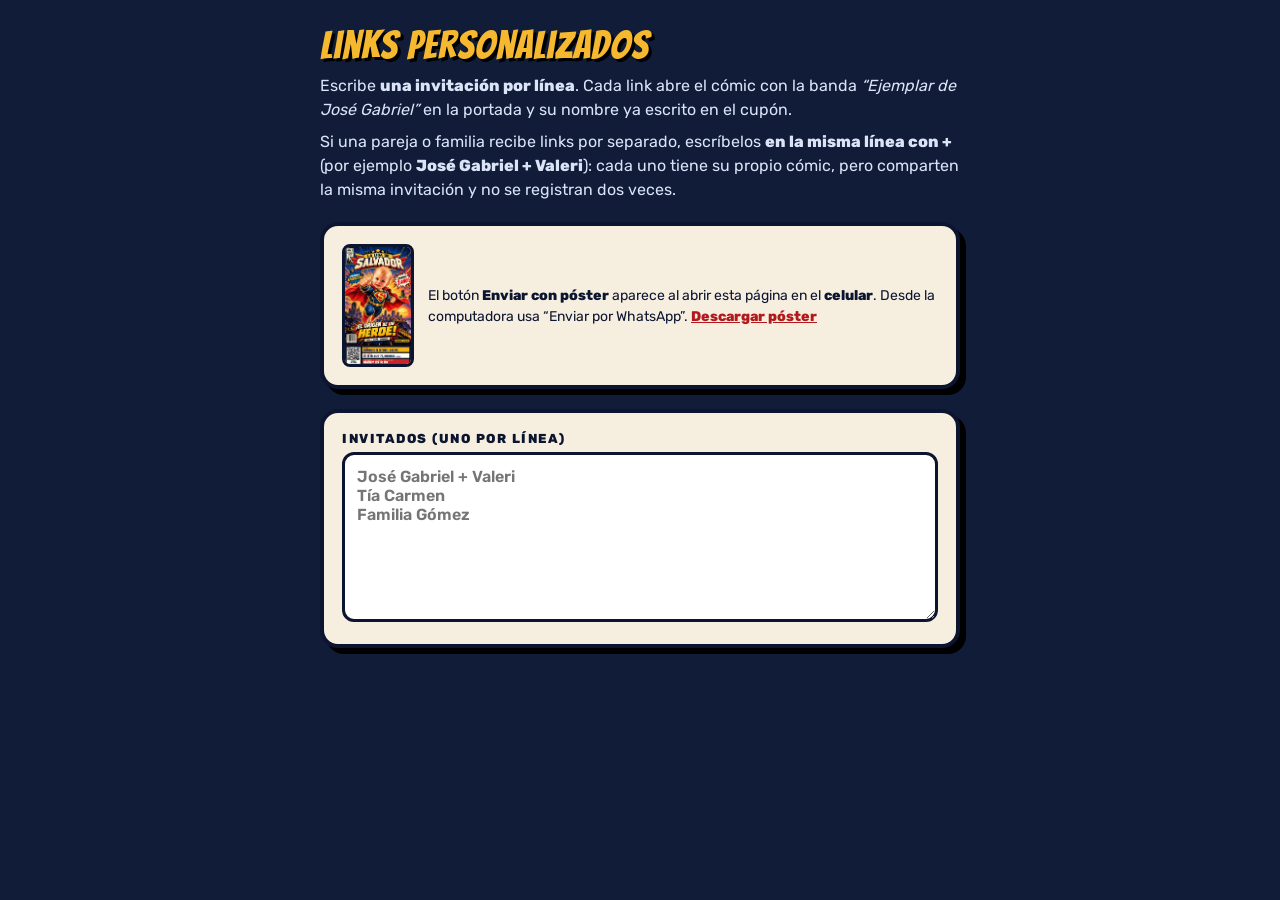
<file: links.html>
<!DOCTYPE html>
<html lang="es">
<head>
<meta charset="UTF-8">
<meta name="viewport" content="width=device-width, initial-scale=1">
<meta name="robots" content="noindex">
<title>Links por familia · La Liga de Salvador</title>
<link href="fonts/fonts.css" rel="stylesheet">
<style>
:root{--navy:#101c38;--gold:#f5b82e;--red:#b3191c;--cream:#f6eedf;--ink:#0c1530}
*{box-sizing:border-box;margin:0;padding:0}
body{font-family:'Rubik',sans-serif;background:var(--navy);color:var(--cream);padding:24px 16px 60px}
main{max-width:640px;margin:0 auto}
h1{font-family:'Bangers';font-weight:400;font-size:40px;letter-spacing:1px;color:var(--gold);text-shadow:3px 3px 0 #000}
p{line-height:1.5;margin-top:8px;color:#dbe4f7}
.box{background:var(--cream);color:var(--ink);border:4px solid var(--ink);border-radius:18px;padding:18px;margin-top:20px;box-shadow:6px 6px 0 #000}
label{display:block;font-weight:800;font-size:13px;letter-spacing:1.5px;text-transform:uppercase;margin-bottom:6px}
textarea{width:100%;min-height:170px;font:600 16px 'Rubik';padding:12px;border:3px solid var(--ink);border-radius:12px;resize:vertical}
.btn{font-family:'Bangers';letter-spacing:1px;font-size:19px;border:3px solid var(--ink);border-radius:12px;padding:8px 14px;background:var(--gold);color:var(--ink);cursor:pointer;box-shadow:3px 3px 0 var(--ink);text-decoration:none;display:inline-block;white-space:nowrap}
.btn.wa{background:#25d366}
.btn.poster{background:#e2482a;color:#fff}
.btn:disabled{opacity:.5;cursor:wait}
.item{display:flex;gap:10px;align-items:center;flex-wrap:wrap;padding:12px 0;border-bottom:2px dashed #c9bfae}
.item:last-child{border-bottom:0}
.item b{flex:1 1 180px;font-size:17px}
.item code{flex:1 1 100%;font-size:12px;word-break:break-all;color:#4a5578}
.item small{flex:1 1 100%;margin-top:-6px;color:#4a5578;font-size:13px}
.poster-row{display:flex;gap:14px;align-items:center}
.poster-row img{width:72px;border:3px solid var(--ink);border-radius:8px;flex:none}
.poster-row p{margin:0;color:var(--ink);font-size:14px}
.poster-row a{color:var(--red);font-weight:800}
.toast{position:fixed;left:50%;bottom:20px;transform:translateX(-50%);background:var(--gold);color:var(--ink);font-weight:800;border:3px solid var(--ink);border-radius:12px;padding:10px 16px;display:none;max-width:90vw;text-align:center}
</style>
</head>
<body>
<main>
  <h1>Links personalizados</h1>
  <p>Escribe <b>una invitación por línea</b>. Cada link abre el cómic con la banda <i>“Ejemplar de José Gabriel”</i> en la portada y su nombre ya escrito en el cupón.</p>
  <p>Si una pareja o familia recibe links por separado, escríbelos <b>en la misma línea con +</b> (por ejemplo <b>José Gabriel + Valeri</b>): cada uno tiene su propio cómic, pero comparten la misma invitación y no se registran dos veces.</p>

  <div class="box">
    <div class="poster-row">
      <img src="img/poster.jpg" alt="Póster de la invitación">
      <p id="posterHint"><b>Enviar con póster</b> manda la imagen de la invitación con el mensaje y el link debajo, listo para tocar. <a href="img/poster.jpg" download="Invitacion La Liga de Salvador.jpg">Descargar póster</a></p>
    </div>
  </div>

  <div class="box">
    <label for="names">Invitados (uno por línea)</label>
    <textarea id="names" placeholder="José Gabriel + Valeri&#10;Tía Carmen&#10;Familia Gómez"></textarea>
  </div>

  <div class="box" id="out" hidden></div>
</main>
<div class="toast" id="toast">¡Copiado!</div>
<script>
const base = new URL('./', location.href).href;
const ta = document.getElementById('names'), out = document.getElementById('out');
try { ta.value = localStorage.getItem('liga-names') || ''; } catch {}
const esc = t => t.replace(/[&<>"]/g, c => ({'&':'&amp;','<':'&lt;','>':'&gt;','"':'&quot;'}[c]));
/* one line = one invitation; people joined with + share it, so the reception list never gets them twice */
function invIdFor(line){
  let h = 2166136261;
  for (const ch of line.toLowerCase().normalize('NFD').replace(/[\u0300-\u036f]/g, '').replace(/\s+/g, ' ')) h = Math.imul(h ^ ch.charCodeAt(0), 16777619);
  return (h >>> 0).toString(36).padStart(7, '0');
}
let INV = {};
function linkFor(n){ return `${base}?para=${encodeURIComponent(n)}&inv=${INV[n]}`; }
function message(n){
  return `🚨 ¡Alerta de la Liga! 🦸\n\n${n}, ¡llegó su ejemplar de La Liga de Salvador Núm. 1! 🦸 Salvador cumple 1 año 🎉\n\n📅 Domingo 11 de octubre · 3:00 pm\n📍 Av. El Sol Este 176, Barranco (terraza)\n\nAbran el cómic y confírmenos su asistencia aquí 👇\n${linkFor(n)}`;
}
function toast(text){
  const t = document.getElementById('toast'); t.textContent = text; t.style.display = 'block';
  clearTimeout(toast.timer); toast.timer = setTimeout(() => t.style.display = 'none', 2600);
}

/* The poster is fetched ahead of time: iPhone only lets a page open the share
   sheet right after a tap, so there is no time to download it on click. */
let posterFile = null;
const canShareFiles = !!(navigator.canShare && navigator.canShare({files: [new File([''], 'x.jpg', {type: 'image/jpeg'})]}));
if (canShareFiles){
  fetch('img/poster.jpg').then(r => r.blob()).then(b => {
    posterFile = new File([b], 'Invitacion La Liga de Salvador.jpg', {type: 'image/jpeg'});
    out.querySelectorAll('[data-poster]').forEach(btn => btn.disabled = false);
  }).catch(() => {});
} else {
  document.getElementById('posterHint').innerHTML = 'El botón <b>Enviar con póster</b> aparece al abrir esta página en el <b>celular</b>. Desde la computadora usa “Enviar por WhatsApp”. <a href="img/poster.jpg" download="Invitacion La Liga de Salvador.jpg">Descargar póster</a>';
}

function render(){
  try { localStorage.setItem('liga-names', ta.value); } catch {}
  const lines = [...new Set(ta.value.split('\n').map(s => s.trim()).filter(Boolean))];
  const names = [], partners = {};
  INV = {};
  lines.forEach(line => {
    const group = [...new Set(line.split('+').map(s => s.trim()).filter(Boolean))], id = invIdFor(group.join('+'));
    group.forEach(n => { if (INV[n]) return; INV[n] = id; names.push(n); partners[n] = group.filter(o => o !== n); });
  });
  out.hidden = !names.length;
  out.innerHTML = names.map((n, i) => `
    <div class="item">
      <b>${esc(n)}</b>
      ${partners[n].length ? `<small>Misma invitación que ${partners[n].map(esc).join(', ')}</small>` : ''}
      ${canShareFiles ? `<button class="btn poster" data-poster="${i}" ${posterFile ? '' : 'disabled'}>📨 Enviar con póster</button>` : ''}
      <a class="btn wa" target="_blank" rel="noopener" href="https://wa.me/?text=${encodeURIComponent(message(n))}">Enviar por WhatsApp</a>
      <button class="btn" data-copy="${i}">Copiar link</button>
      <code>${esc(linkFor(n))}</code>
    </div>`).join('');
  out.querySelectorAll('[data-copy]').forEach(b => b.onclick = async () => {
    await navigator.clipboard.writeText(message(names[+b.dataset.copy]));
    toast('¡Mensaje con link copiado!');
  });
  out.querySelectorAll('[data-poster]').forEach(b => b.onclick = async () => {
    if (!posterFile) return toast('Cargando el póster, intenta de nuevo en un segundo');
    const n = names[+b.dataset.poster];
    try {
      await navigator.share({files: [posterFile], text: message(n)});
    } catch (e) {
      if (e.name !== 'AbortError') toast('No se pudo compartir. Usa “Enviar por WhatsApp”.');
    }
  });
}
ta.addEventListener('input', render); render();
</script>
</body>
</html>
</file>
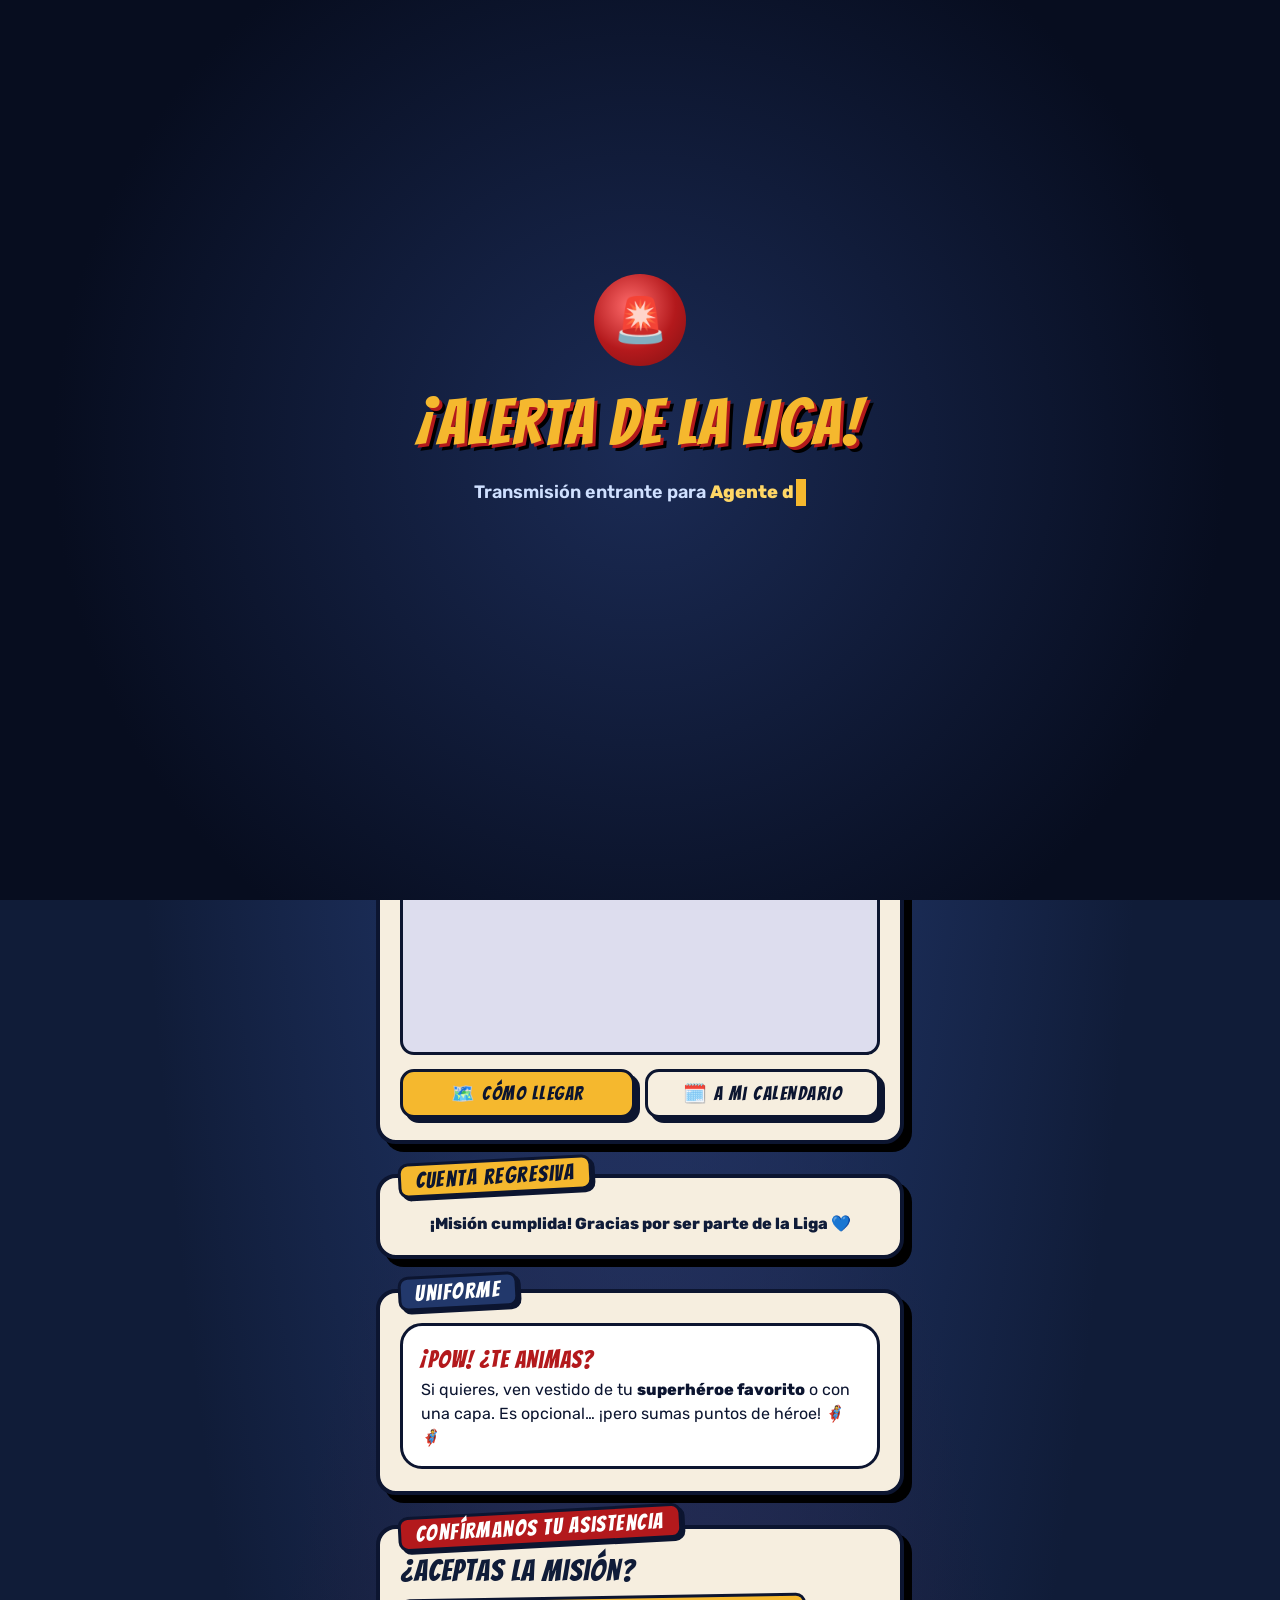
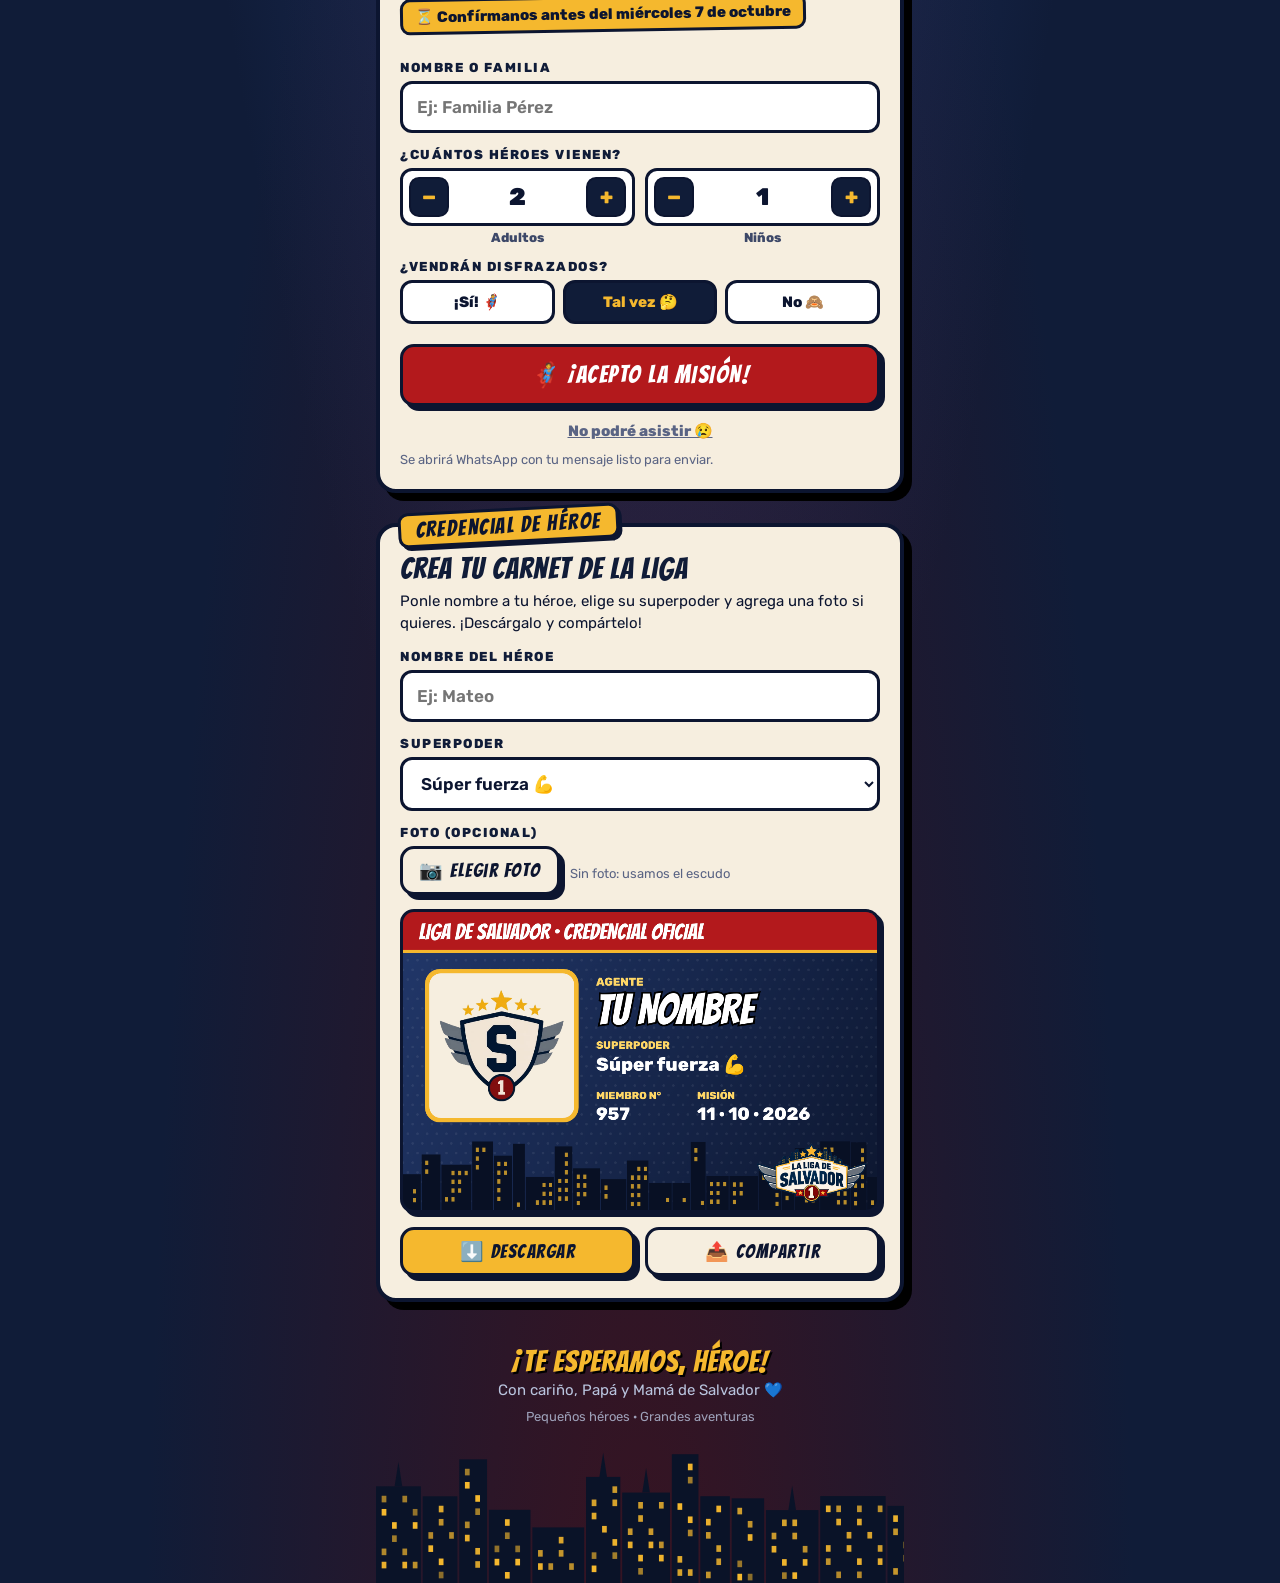
<file: mision.html>
<!DOCTYPE html>
<html lang="es">
<head>
<meta charset="UTF-8">
<meta name="viewport" content="width=device-width, initial-scale=1, viewport-fit=cover">
<title>La Liga de Salvador · Misión Cumpleaños</title>
<meta name="description" content="¡Has sido convocado! Salvador cumple 1 año. Domingo 11 de octubre, 3:00 pm.">
<meta property="og:title" content="🚨 La Liga de Salvador te convoca">
<meta property="og:description" content="Misión: ¡Salvador cumple 1 año! Domingo 11 de octubre · 3:00 pm · Barranco">
<meta property="og:image" content="https://salvador.gambitholabs.com/img/og.png">
<meta name="theme-color" content="#101c38">
<meta name="robots" content="noindex">
<link rel="icon" href="img/escudo-s.png">
<link href="fonts/fonts.css" rel="stylesheet">
<style>
:root{
  --navy:#101c38; --navy-2:#182a52; --navy-3:#22386b;
  --gold:#f5b82e; --gold-2:#ffd766;
  --red:#b3191c; --red-dark:#7f1012;
  --cream:#f6eedf; --gray:#8a93a6;
  --ink:#0c1530;
}
*{box-sizing:border-box;margin:0;padding:0}
html{scroll-behavior:smooth}
body{
  font-family:'Rubik',system-ui,sans-serif; color:var(--cream);
  background:var(--navy);
  background-image:
    radial-gradient(ellipse at 50% -10%, #2b4585 0%, transparent 60%),
    radial-gradient(ellipse at 50% 110%, #3a1320 0%, transparent 55%);
  min-height:100vh; overflow-x:hidden;
}
#stars{position:fixed;inset:0;width:100%;height:100%;z-index:0;pointer-events:none}
body:not(.ready){overflow:hidden}
main{position:relative;z-index:1;max-width:560px;margin:0 auto;padding:24px 16px 0}

/* ---------- INTRO ---------- */
#intro{
  position:fixed;inset:0;z-index:50;display:flex;flex-direction:column;align-items:center;justify-content:center;
  gap:22px;padding:24px;text-align:center;
  background:radial-gradient(circle at center,#1b2b55 0%,#070d1f 75%);
  transition:opacity .7s ease, visibility .7s;
}
#intro.gone{opacity:0;visibility:hidden}
.siren{width:92px;height:92px;border-radius:50%;
  background:radial-gradient(circle at 40% 35%,#ff6b6b,var(--red) 55%,var(--red-dark));
  box-shadow:0 0 0 0 rgba(255,40,40,.7);animation:siren 1.1s infinite;display:grid;place-items:center;font-size:44px}
@keyframes siren{0%{box-shadow:0 0 0 0 rgba(255,40,40,.75)}70%{box-shadow:0 0 0 38px rgba(255,40,40,0)}100%{box-shadow:0 0 0 0 rgba(255,40,40,0)}}
.alert-title{font-family:'Bangers',cursive;font-size:clamp(40px,11vw,64px);letter-spacing:2px;color:var(--gold);
  text-shadow:3px 3px 0 var(--red),6px 6px 0 #000;animation:flick 2.2s infinite}
@keyframes flick{0%,100%{opacity:1}46%{opacity:1}48%{opacity:.4}50%{opacity:1}}
.typing{font-weight:600;font-size:18px;min-height:3.2em;color:#cfe0ff;max-width:340px;line-height:1.5}
.typing .who{color:var(--gold-2);font-weight:800}
.caret{display:inline-block;width:10px;background:var(--gold);animation:blink .8s steps(1) infinite;margin-left:2px}
@keyframes blink{50%{opacity:0}}
.btn{
  font-family:'Bangers',cursive;letter-spacing:1.5px;font-size:24px;border:3px solid var(--ink);cursor:pointer;
  padding:14px 26px;border-radius:14px;background:var(--gold);color:var(--ink);
  box-shadow:5px 5px 0 var(--ink);transition:transform .12s, box-shadow .12s;text-decoration:none;display:inline-flex;align-items:center;justify-content:center;gap:10px;
}
.btn:active{transform:translate(4px,4px);box-shadow:1px 1px 0 var(--ink)}
.btn.red{background:var(--red);color:#fff}
.btn.ghost{background:var(--cream)}
.btn.small{font-size:19px;padding:10px 16px}
#intro .btn{font-size:28px;opacity:0;pointer-events:none;transition:opacity .4s}
#intro .btn.show{opacity:1;pointer-events:auto;animation:pulse 1.6s infinite}
@keyframes pulse{50%{transform:scale(1.06)}}

/* ---------- HERO ---------- */
.hero{text-align:center;padding-top:8px}
.hero .logo{width:100%;max-width:470px;filter:drop-shadow(0 0 2px #fff) drop-shadow(0 0 18px rgba(245,184,46,.45)) drop-shadow(0 10px 18px rgba(0,0,0,.5))}
.ready .hero .logo{animation:flyin 1.1s cubic-bezier(.2,1.4,.4,1) both}
@keyframes flyin{0%{transform:translateY(-120vh) rotate(-12deg) scale(.6)}100%{transform:none}}
.callsign{margin-top:14px;font-weight:800;text-transform:uppercase;letter-spacing:3px;font-size:13px;color:var(--gold-2)}
.hero h1{font-family:'Bangers',cursive;font-weight:400;letter-spacing:1.5px;font-size:clamp(29px,8.8vw,50px);line-height:1.05;margin-top:6px;
  text-shadow:3px 3px 0 var(--red),5px 5px 0 #000}
.hero h1 .n{color:var(--gold)}
.hero p.lead{margin:14px auto 0;max-width:420px;font-size:17px;line-height:1.55;color:#dbe4f7}
.ready .reveal{animation:up .8s both}
@keyframes up{from{opacity:0;transform:translateY(24px)}to{opacity:1;transform:none}}

/* ---------- PANELS ---------- */
.panel{
  position:relative;margin-top:30px;background:var(--cream);color:var(--ink);border:4px solid var(--ink);border-radius:20px;
  padding:26px 20px 22px;box-shadow:8px 8px 0 #000;
}
.panel .tag{
  position:absolute;top:-19px;left:18px;font-family:'Bangers',cursive;font-size:22px;letter-spacing:1.5px;
  background:var(--red);color:#fff;border:3px solid var(--ink);padding:3px 14px;border-radius:10px;transform:rotate(-3deg);
  box-shadow:3px 3px 0 var(--ink);
}
.panel .tag.gold{background:var(--gold);color:var(--ink)}
.panel .tag.navy{background:var(--navy-3)}
.panel h2{font-family:'Bangers',cursive;font-weight:400;letter-spacing:1px;font-size:30px;color:var(--navy);margin-bottom:6px}

.facts{display:grid;gap:12px;margin-top:6px}
.fact{display:flex;gap:14px;align-items:center;background:#fff;border:3px solid var(--ink);border-radius:14px;padding:12px 14px}
.fact .ic{flex:none;width:48px;height:48px;border-radius:12px;background:var(--navy);display:grid;place-items:center;font-size:24px;border:2px solid var(--ink)}
.fact small{display:block;font-size:11px;font-weight:800;letter-spacing:2px;text-transform:uppercase;color:var(--red)}
.fact b{font-size:18px;font-weight:800;line-height:1.25;display:block}
.fact span{font-size:14px;color:#3d4868}
.row{display:flex;gap:10px;flex-wrap:wrap;margin-top:14px}
.row .btn{flex:1 1 150px}
.map{margin-top:14px;border:3px solid var(--ink);border-radius:14px;overflow:hidden;height:190px;background:#dde}
.map iframe{width:100%;height:100%;border:0;display:block}

/* countdown */
.count{display:grid;grid-template-columns:repeat(4,1fr);gap:8px;margin-top:10px}
.count div{background:var(--navy);color:var(--gold);border:3px solid var(--ink);border-radius:14px;text-align:center;padding:10px 0 8px}
.count b{display:block;font-family:'Bangers',cursive;font-weight:400;font-size:clamp(32px,10vw,46px);line-height:1}
.count span{font-size:11px;font-weight:800;letter-spacing:1.5px;color:#cfd8ee;text-transform:uppercase}
.count-msg{text-align:center;font-weight:800;margin-top:10px;color:var(--navy)}

/* dress code */
.bubble{
  position:relative;background:#fff;border:3px solid var(--ink);border-radius:22px;padding:16px 18px;font-size:16px;line-height:1.5;margin-top:4px
}
.boom{font-family:'Bangers',cursive;font-size:24px;letter-spacing:1px;color:var(--red)}

/* RSVP */
.deadline{display:inline-block;background:var(--gold);border:3px solid var(--ink);border-radius:10px;padding:6px 12px;font-weight:800;font-size:15px;margin:4px 0 14px;transform:rotate(-1deg)}
label.lbl{display:block;font-weight:800;font-size:13px;letter-spacing:1.5px;text-transform:uppercase;margin:14px 0 6px;color:var(--navy)}
input[type=text],select{
  width:100%;font:600 17px 'Rubik',sans-serif;padding:13px 14px;border:3px solid var(--ink);border-radius:12px;background:#fff;color:var(--ink);outline:none
}
input[type=text]:focus,select:focus{box-shadow:0 0 0 4px var(--gold)}
.steppers{display:grid;grid-template-columns:1fr 1fr;gap:10px}
.stepper{display:flex;align-items:center;justify-content:space-between;background:#fff;border:3px solid var(--ink);border-radius:12px;padding:6px}
.stepper button{width:40px;height:40px;border-radius:10px;border:2px solid var(--ink);background:var(--navy);color:var(--gold);font:900 22px 'Rubik';cursor:pointer}
.stepper output{font:900 24px 'Rubik'}
.stepper-lbl{font-size:13px;font-weight:700;text-align:center;margin-top:4px;color:#3d4868}
.chips{display:flex;gap:8px;flex-wrap:wrap}
.chip{flex:1 1 90px;border:3px solid var(--ink);background:#fff;border-radius:12px;padding:10px 8px;font:800 15px 'Rubik';cursor:pointer;color:var(--ink)}
.chip[aria-pressed=true]{background:var(--navy);color:var(--gold)}
.rsvp-actions{display:grid;gap:10px;margin-top:20px}
.rsvp-actions .btn{width:100%}
.decline{background:none;border:none;color:#5a6484;font:700 15px 'Rubik';text-decoration:underline;cursor:pointer;padding:6px}

/* carnet */
.carnet-wrap{margin-top:14px;border-radius:14px;overflow:hidden;border:3px solid var(--ink);background:var(--navy);box-shadow:4px 4px 0 var(--ink)}
#card{display:block;width:100%;height:auto}
.file{display:flex;align-items:center;gap:10px}
.file label{cursor:pointer}
.file input{display:none}
.hint{font-size:13px;color:#5a6484;margin-top:6px}

/* footer */
footer{position:relative;margin-top:44px;text-align:center;padding-bottom:0}
footer .sign{font-family:'Bangers',cursive;font-size:30px;letter-spacing:1px;color:var(--gold);text-shadow:2px 2px 0 #000}
footer p{color:#b9c4de;font-size:15px;margin-top:4px}
.skyline{display:block;width:100%;height:auto;margin-top:18px}

.toast{position:fixed;left:50%;bottom:22px;transform:translate(-50%,200%);visibility:hidden;background:var(--gold);color:var(--ink);font-weight:800;border:3px solid var(--ink);
  border-radius:14px;padding:12px 18px;box-shadow:4px 4px 0 #000;z-index:60;transition:transform .35s;max-width:90vw;text-align:center}
.toast.show{transform:translate(-50%,0);visibility:visible}
#burst{position:fixed;inset:0;width:100%;height:100%;pointer-events:none;z-index:40}

@media (prefers-reduced-motion:reduce){
  *,*::before,*::after{animation:none!important;transition:none!important}
}
</style>
</head>
<body>
<canvas id="stars"></canvas>
<canvas id="burst"></canvas>

<!-- INTRO -->
<section id="intro" aria-live="polite">
  <div class="siren" aria-hidden="true">🚨</div>
  <div class="alert-title">¡ALERTA DE LA LIGA!</div>
  <p class="typing" id="typing"></p>
  <button class="btn" id="openBtn">⚡ ABRIR TRANSMISIÓN</button>
</section>

<main>
  <header class="hero">
    <img class="logo" src="img/logo-liga.png" alt="La Liga de Salvador · 1 año">
    <div class="callsign reveal" id="callsign">Transmisión para: Agente</div>
    <h1 class="reveal">¡Has sido convocado<br>a una <span class="n">misión especial!</span></h1>
    <p class="lead reveal">Nuestro pequeño gran héroe <b>Salvador cumple 1 año</b> y necesita a su liga completa para celebrarlo. ¡No puede ser sin ti!</p>
  </header>

  <section class="panel">
    <span class="tag">Detalles de la misión</span>
    <div class="facts">
      <div class="fact"><div class="ic">📅</div><div><small>Día</small><b>Domingo 11 de octubre</b></div></div>
      <div class="fact"><div class="ic">⏰</div><div><small>Hora</small><b>3:00 pm</b></div></div>
      <div class="fact"><div class="ic">📍</div><div><small>Base secreta</small><b>Av. El Sol Este 176, Barranco</b><span>En la terraza</span></div></div>
    </div>
    <div class="map"><iframe loading="lazy" title="Mapa" src="https://www.google.com/maps?q=Av.+El+Sol+Este+176,+Barranco,+Lima&output=embed"></iframe></div>
    <div class="row">
      <a class="btn small" href="https://maps.app.goo.gl/CSnGSTLnidMWYhhT8" target="_blank" rel="noopener">🗺️ Cómo llegar</a>
      <button class="btn small ghost" id="calBtn">🗓️ A mi calendario</button>
    </div>
  </section>

  <section class="panel">
    <span class="tag gold">Cuenta regresiva</span>
    <div class="count" id="count">
      <div><b id="cd-d">--</b><span>días</span></div>
      <div><b id="cd-h">--</b><span>horas</span></div>
      <div><b id="cd-m">--</b><span>min</span></div>
      <div><b id="cd-s">--</b><span>seg</span></div>
    </div>
    <p class="count-msg" id="countMsg">para que empiece la misión</p>
  </section>

  <section class="panel">
    <span class="tag navy">Uniforme</span>
    <div class="bubble">
      <span class="boom">¡POW! ¿Te animas?</span><br>
      Si quieres, ven vestido de tu <b>superhéroe favorito</b> o con una capa. Es opcional… ¡pero sumas puntos de héroe! 🦸‍♀️🦸
    </div>
  </section>

  <section class="panel" id="rsvp">
    <span class="tag">Confírmanos tu asistencia</span>
    <h2>¿Aceptas la misión?</h2>
    <div class="deadline">⏳ Confírmanos antes del miércoles 7 de octubre</div>

    <label class="lbl" for="fam">Nombre o familia</label>
    <input type="text" id="fam" placeholder="Ej: Familia Pérez" autocomplete="off">

    <label class="lbl">¿Cuántos héroes vienen?</label>
    <div class="steppers">
      <div>
        <div class="stepper" data-k="adultos"><button type="button" data-d="-1" aria-label="Menos adultos">−</button><output id="adultos">2</output><button type="button" data-d="1" aria-label="Más adultos">+</button></div>
        <div class="stepper-lbl">Adultos</div>
      </div>
      <div>
        <div class="stepper" data-k="ninos"><button type="button" data-d="-1" aria-label="Menos niños">−</button><output id="ninos">1</output><button type="button" data-d="1" aria-label="Más niños">+</button></div>
        <div class="stepper-lbl">Niños</div>
      </div>
    </div>

    <label class="lbl">¿Vendrán disfrazados?</label>
    <div class="chips" id="disfraz">
      <button type="button" class="chip" aria-pressed="false" data-v="¡Sí! 🦸">¡Sí! 🦸</button>
      <button type="button" class="chip" aria-pressed="true" data-v="Tal vez 🤔">Tal vez 🤔</button>
      <button type="button" class="chip" aria-pressed="false" data-v="Esta vez no 🙈">No 🙈</button>
    </div>

    <div class="rsvp-actions">
      <button class="btn red" id="yesBtn">🦸 ¡ACEPTO LA MISIÓN!</button>
      <button class="decline" id="noBtn">No podré asistir 😢</button>
    </div>
    <p class="hint">Se abrirá WhatsApp con tu mensaje listo para enviar.</p>
  </section>

  <section class="panel">
    <span class="tag gold">Credencial de héroe</span>
    <h2>Crea tu carnet de la Liga</h2>
    <p style="font-size:15px;line-height:1.5">Ponle nombre a tu héroe, elige su superpoder y agrega una foto si quieres. ¡Descárgalo y compártelo!</p>

    <label class="lbl" for="heroName">Nombre del héroe</label>
    <input type="text" id="heroName" maxlength="22" placeholder="Ej: Mateo">

    <label class="lbl" for="power">Superpoder</label>
    <select id="power">
      <option>Súper fuerza 💪</option>
      <option>Velocidad del rayo ⚡</option>
      <option>Vuelo 🚀</option>
      <option>Invisibilidad 👻</option>
      <option>Súper abrazos 🤗</option>
      <option>Risa contagiosa 😂</option>
      <option>Visión láser 👀</option>
      <option>Escudo indestructible 🛡️</option>
    </select>

    <label class="lbl">Foto (opcional)</label>
    <div class="file">
      <label class="btn small ghost" for="photo">📷 Elegir foto</label>
      <input type="file" id="photo" accept="image/*">
      <span class="hint" id="photoName">Sin foto: usamos el escudo</span>
    </div>

    <div class="carnet-wrap"><canvas id="card" width="1080" height="680" aria-label="Vista previa del carnet"></canvas></div>
    <div class="row">
      <button class="btn small" id="dlBtn">⬇️ Descargar</button>
      <button class="btn small ghost" id="shareBtn" hidden>📤 Compartir</button>
    </div>
  </section>

  <footer>
    <div class="sign">¡Te esperamos, héroe!</div>
    <p>Con cariño, Papá y Mamá de Salvador 💙</p>
    <p style="font-size:13px;margin-top:10px;opacity:.8">Pequeños héroes · Grandes aventuras</p>
    <svg class="skyline" id="skyline" viewBox="0 0 560 150" preserveAspectRatio="xMidYMax slice" aria-hidden="true"></svg>
  </footer>
</main>

<div class="toast" id="toast"></div>

<script>
const WA = '51925130858';
const PARTY = new Date('2026-10-11T15:00:00-05:00');
const params = new URLSearchParams(location.search);
const guest = (params.get('para') || '').trim().slice(0, 40);
const $ = id => document.getElementById(id);
const reduced = matchMedia('(prefers-reduced-motion: reduce)').matches;

/* ---------- starfield ---------- */
const sc = $('stars'), sx = sc.getContext('2d');
let stars = [];
function sizeStars(){
  sc.width = innerWidth * devicePixelRatio; sc.height = innerHeight * devicePixelRatio;
  stars = Array.from({length: Math.round(innerWidth*innerHeight/5000)}, () => ({
    x: Math.random()*sc.width, y: Math.random()*sc.height, r: (Math.random()*1.4+.3)*devicePixelRatio,
    p: Math.random()*Math.PI*2, gold: Math.random() < .15
  }));
}
function drawStars(t){
  sx.clearRect(0,0,sc.width,sc.height);
  for (const s of stars){
    const a = .35 + .65*Math.abs(Math.sin(t/1400 + s.p));
    sx.fillStyle = s.gold ? `rgba(255,215,102,${a})` : `rgba(220,230,255,${a})`;
    sx.beginPath(); sx.arc(s.x,s.y,s.r,0,7); sx.fill();
  }
  if (!reduced) requestAnimationFrame(drawStars);
}
sizeStars(); addEventListener('resize', sizeStars); requestAnimationFrame(drawStars);

/* ---------- seeded skyline (shared by footer + carnet) ---------- */
function skylineBuildings(width, height, seed){
  let s = seed; const rnd = () => (s = (s*9301+49297)%233280)/233280;
  const out = []; let x = 0;
  while (x < width){
    const w = 26 + rnd()*44, h = height*(.35 + rnd()*.6);
    out.push({x, w, h, spire: rnd() < .18}); x += w + 2;
  }
  return out;
}
(function footerSkyline(){
  const svg = $('skyline'), W = 560, H = 150;
  let html = '';
  for (const b of skylineBuildings(W, H, 7)){
    html += `<rect x="${b.x}" y="${H-b.h}" width="${b.w}" height="${b.h}" fill="#0a1328"/>`;
    if (b.spire) html += `<polygon points="${b.x+b.w/2-4},${H-b.h} ${b.x+b.w/2},${H-b.h-26} ${b.x+b.w/2+4},${H-b.h}" fill="#0a1328"/>`;
    for (let wy = H-b.h+10; wy < H-10; wy += 14)
      for (let wx = b.x+6; wx < b.x+b.w-8; wx += 11)
        if (Math.sin(wx*12.9+wy*78.2) > .1) html += `<rect x="${wx}" y="${wy}" width="5" height="7" fill="#f5b82e" opacity="${.55+.45*Math.abs(Math.sin(wx+wy))}"/>`;
  }
  svg.innerHTML = html;
})();

/* ---------- intro ---------- */
const who = guest || 'Agente de la Liga';
$('callsign').textContent = guest ? `Transmisión para: ${guest}` : 'Transmisión para: Agente de la Liga';
if (guest) $('fam').value = guest;

const msg = [['Transmisión entrante para ', ''], [who, 'who'], ['… Salvador te necesita.', '']];
(function type(){
  const el = $('typing'); let i = 0, j = 0;
  const caret = '<span class="caret">&nbsp;</span>';
  const esc = t => t.replace(/[&<>"]/g, c => ({'&':'&amp;','<':'&lt;','>':'&gt;','"':'&quot;'}[c]));
  function render(){
    let h = '';
    msg.forEach(([t, cls], k) => {
      const part = k < i ? t : k === i ? t.slice(0, j) : '';
      h += cls ? `<span class="${cls}">${esc(part)}</span>` : esc(part);
    });
    el.innerHTML = h + caret;
  }
  function step(){
    if (i >= msg.length){ $('openBtn').classList.add('show'); return; }
    j++; if (j > msg[i][0].length){ i++; j = 0; }
    render(); setTimeout(step, reduced ? 0 : 42);
  }
  step();
})();

if (params.has('skip')) setTimeout(() => $('openBtn').click(), 0);
$('openBtn').addEventListener('click', () => {
  $('intro').classList.add('gone');
  document.body.classList.add('ready');
  if (navigator.vibrate) navigator.vibrate([60,40,60]);
  setTimeout(() => burst(innerWidth/2, innerHeight*.28), 700);
});

/* ---------- star burst confetti ---------- */
const bc = $('burst'), bx = bc.getContext('2d');
let parts = [];
function starPath(ctx, x, y, r){
  ctx.beginPath();
  for (let k = 0; k < 10; k++){
    const a = Math.PI/5*k - Math.PI/2, rr = k%2 ? r*.45 : r;
    ctx.lineTo(x + Math.cos(a)*rr, y + Math.sin(a)*rr);
  }
  ctx.closePath();
}
function burst(x, y){
  if (reduced) return;
  bc.width = innerWidth; bc.height = innerHeight;
  const colors = ['#f5b82e','#ffd766','#b3191c','#ffffff','#5b7fd6'];
  for (let k = 0; k < 90; k++){
    const a = Math.random()*Math.PI*2, v = 4 + Math.random()*9;
    parts.push({x, y, vx: Math.cos(a)*v, vy: Math.sin(a)*v - 4, r: 5+Math.random()*9, rot: Math.random()*6, vr: (Math.random()-.5)*.3, c: colors[k%colors.length], life: 1});
  }
  if (parts.length === 90) requestAnimationFrame(tick);
}
function tick(){
  bx.clearRect(0,0,bc.width,bc.height);
  parts = parts.filter(p => p.life > 0);
  for (const p of parts){
    p.vy += .28; p.vx *= .985; p.x += p.vx; p.y += p.vy; p.rot += p.vr; p.life -= .009;
    bx.save(); bx.globalAlpha = Math.max(p.life,0); bx.translate(p.x,p.y); bx.rotate(p.rot);
    bx.fillStyle = p.c; starPath(bx,0,0,p.r); bx.fill(); bx.restore();
  }
  if (parts.length) requestAnimationFrame(tick); else bx.clearRect(0,0,bc.width,bc.height);
}

/* ---------- countdown ---------- */
function pad(n){ return String(n).padStart(2,'0'); }
function countdown(){
  const diff = PARTY - Date.now();
  if (diff <= 0){
    $('count').style.display = 'none';
    $('countMsg').textContent = Date.now() - PARTY < 5*3600e3 ? '¡La misión está en curso! 🎉' : '¡Misión cumplida! Gracias por ser parte de la Liga 💙';
    return;
  }
  $('cd-d').textContent = Math.floor(diff/864e5);
  $('cd-h').textContent = pad(Math.floor(diff/36e5)%24);
  $('cd-m').textContent = pad(Math.floor(diff/6e4)%60);
  $('cd-s').textContent = pad(Math.floor(diff/1e3)%60);
}
countdown(); setInterval(countdown, 1000);

/* ---------- calendar ---------- */
$('calBtn').addEventListener('click', () => {
  const isApple = /iPhone|iPad|Macintosh/.test(navigator.userAgent);
  const title = 'Cumpleaños de Salvador 🦸 La Liga de Salvador';
  const loc = 'Av. El Sol Este 176, Barranco (terraza)';
  const details = 'Misión: ¡Salvador cumple 1 año! ' + location.href.split('?')[0];
  if (isApple){
    const ics = ['BEGIN:VCALENDAR','VERSION:2.0','PRODID:-//LigaSalvador//ES','BEGIN:VEVENT',
      'UID:liga-salvador-20261011@invitacion','DTSTAMP:20260928T000000Z',
      'DTSTART:20261011T200000Z','DTEND:20261012T000000Z',
      `SUMMARY:${title}`,`LOCATION:${loc.replace(/,/g,'\\,')}`,`DESCRIPTION:${details.replace(/,/g,'\\,')}`,
      'BEGIN:VALARM','TRIGGER:-P1D','ACTION:DISPLAY','DESCRIPTION:Mañana es la misión de Salvador','END:VALARM',
      'END:VEVENT','END:VCALENDAR'].join('\r\n');
    const a = document.createElement('a');
    a.href = URL.createObjectURL(new Blob([ics], {type:'text/calendar'}));
    a.download = 'mision-salvador.ics'; a.click();
  } else {
    const u = new URL('https://calendar.google.com/calendar/render');
    u.searchParams.set('action','TEMPLATE'); u.searchParams.set('text',title);
    u.searchParams.set('dates','20261011T200000Z/20261012T000000Z');
    u.searchParams.set('location',loc); u.searchParams.set('details',details);
    open(u, '_blank', 'noopener');
  }
});

/* ---------- RSVP ---------- */
const counts = {adultos: 2, ninos: 1};
document.querySelectorAll('.stepper').forEach(st => {
  st.addEventListener('click', e => {
    const d = +e.target.dataset.d; if (!d) return;
    const k = st.dataset.k; counts[k] = Math.max(0, Math.min(15, counts[k] + d)); $(k).textContent = counts[k];
  });
});
let disfraz = 'Tal vez 🤔';
$('disfraz').addEventListener('click', e => {
  const b = e.target.closest('.chip'); if (!b) return;
  document.querySelectorAll('#disfraz .chip').forEach(c => c.setAttribute('aria-pressed', c === b));
  disfraz = b.dataset.v;
});
function toast(t){ const el = $('toast'); el.textContent = t; el.classList.add('show'); setTimeout(() => el.classList.remove('show'), 3200); }
function sendWA(text){ location.href = `https://wa.me/${WA}?text=${encodeURIComponent(text)}`; }
$('yesBtn').addEventListener('click', e => {
  const fam = $('fam').value.trim();
  if (!fam){ $('fam').focus(); toast('Escribe tu nombre o familia 🦸'); return; }
  const r = e.target.getBoundingClientRect(); burst(r.left + r.width/2, r.top);
  setTimeout(() => sendWA(
`🦸 ¡MISIÓN ACEPTADA!
La Liga de Salvador · 1 año

👤 ${fam}
🧑 Adultos: ${counts.adultos}
🧒 Niños: ${counts.ninos}
🎭 ¿Disfrazados?: ${disfraz}

¡Nos vemos el domingo 11 a las 3pm! 🎉`), reduced ? 0 : 900);
});
$('noBtn').addEventListener('click', () => {
  const fam = $('fam').value.trim();
  if (!fam){ $('fam').focus(); toast('Escribe tu nombre o familia primero'); return; }
  sendWA(`😢 ${fam} no podrá asistir a la misión de Salvador esta vez, ¡pero le mandamos un súper abrazo de héroe por su primer añito! 💙`);
});

/* ---------- carnet ---------- */
const cv = $('card'), cx = cv.getContext('2d');
const logo = new Image(); logo.src = 'img/logo-liga.png';
const shield = new Image(); shield.src = 'img/escudo-s.png';
let photo = null;
const memberNo = String(Math.floor(Math.random()*900)+100);
const loaded = img => img.complete && img.naturalWidth ? Promise.resolve() : new Promise(r => { img.onload = r; img.onerror = r; });

function roundRect(ctx,x,y,w,h,r){ ctx.beginPath(); ctx.roundRect(x,y,w,h,r); }
function fitText(ctx, text, maxW, size, font, weight = ''){
  do { ctx.font = `${weight}${size}px ${font}`; size -= 2; } while (ctx.measureText(text).width > maxW && size > 20);
}
function drawCard(){
  const W = 1080, H = 680;
  const g = cx.createLinearGradient(0,0,W,H); g.addColorStop(0,'#22386b'); g.addColorStop(1,'#0d1730');
  cx.fillStyle = g; cx.fillRect(0,0,W,H);

  cx.save(); cx.globalAlpha = .07; cx.fillStyle = '#fff';
  for (let y = 0; y < H; y += 22) for (let x = (y/22)%2*11; x < W; x += 22){ cx.beginPath(); cx.arc(x,y,3,0,7); cx.fill(); }
  cx.restore();

  for (const b of skylineBuildings(W, 170, 3)){
    cx.fillStyle = '#081024'; cx.fillRect(b.x, H-b.h, b.w, b.h);
    cx.fillStyle = 'rgba(245,184,46,.75)';
    for (let wy = H-b.h+14; wy < H-12; wy += 20) for (let wx = b.x+8; wx < b.x+b.w-10; wx += 15)
      if (Math.sin(wx*12.9+wy*78.2) > .1) cx.fillRect(wx, wy, 7, 10);
  }

  cx.fillStyle = '#b3191c'; cx.fillRect(0,0,W,86);
  cx.fillStyle = '#f5b82e'; cx.fillRect(0,86,W,8);
  cx.fillStyle = '#fff'; cx.font = '50px Bangers'; cx.textBaseline = 'middle';
  cx.fillText('LIGA DE SALVADOR · CREDENCIAL OFICIAL', 36, 46);

  const px = 60, py = 140, ps = 330;
  cx.save(); roundRect(cx, px-10, py-10, ps+20, ps+20, 34); cx.fillStyle = '#f5b82e'; cx.fill();
  roundRect(cx, px, py, ps, ps, 26); cx.fillStyle = '#f6eedf'; cx.fill(); cx.clip();
  if (photo){
    const s = Math.max(ps/photo.width, ps/photo.height), w = photo.width*s, h = photo.height*s;
    cx.drawImage(photo, px+(ps-w)/2, py+(ps-h)/2, w, h);
  } else if (shield.naturalWidth){
    const w = ps*.86, h = w*shield.height/shield.width; cx.drawImage(shield, px+(ps-w)/2, py+(ps-h)/2, w, h);
  }
  cx.restore();

  const tx = 440, maxW = W - tx - 50;
  cx.fillStyle = '#ffd766'; cx.font = '800 26px Rubik'; cx.fillText('AGENTE', tx, 160);
  const name = ($('heroName').value.trim() || 'Tu nombre').toUpperCase();
  cx.fillStyle = '#fff'; fitText(cx, name, maxW, 96, 'Bangers');
  cx.lineWidth = 8; cx.strokeStyle = '#000'; cx.strokeText(name, tx, 225); cx.fillText(name, tx, 225);

  cx.fillStyle = '#ffd766'; cx.font = '800 24px Rubik'; cx.fillText('SUPERPODER', tx, 305);
  cx.fillStyle = '#fff'; fitText(cx, $('power').value, maxW, 42, 'Rubik', '800 ');
  cx.fillText($('power').value, tx, 350);

  cx.fillStyle = '#ffd766'; cx.font = '800 24px Rubik'; cx.fillText('MIEMBRO N°', tx, 420);
  cx.fillStyle = '#fff'; cx.font = '800 40px Rubik'; cx.fillText(memberNo, tx, 462);
  cx.fillStyle = '#ffd766'; cx.font = '800 24px Rubik'; cx.fillText('MISIÓN', tx+230, 420);
  cx.fillStyle = '#fff'; cx.font = '800 40px Rubik'; cx.fillText('11 · 10 · 2026', tx+230, 462);

  if (logo.naturalWidth){ const w = 250, h = w*logo.height/logo.width; cx.drawImage(logo, W-w-24, H-h-18, w, h); }
}
Promise.all([loaded(logo), loaded(shield), document.fonts.ready,
  document.fonts.load('50px Bangers'), document.fonts.load('800 30px Rubik')]).then(drawCard);
['input','change'].forEach(ev => { $('heroName').addEventListener(ev, drawCard); $('power').addEventListener(ev, drawCard); });
$('photo').addEventListener('change', e => {
  const f = e.target.files[0]; if (!f) return;
  const img = new Image(); img.onload = () => { photo = img; drawCard(); };
  img.src = URL.createObjectURL(f); $('photoName').textContent = f.name;
});
function cardBlob(){ return new Promise(r => cv.toBlob(r, 'image/png')); }
function fileName(){ return `carnet-liga-salvador-${($('heroName').value.trim() || 'heroe').toLowerCase().replace(/[^a-z0-9ñáéíóú]+/gi,'-')}.png`; }
$('dlBtn').addEventListener('click', async () => {
  const a = document.createElement('a'); a.href = URL.createObjectURL(await cardBlob()); a.download = fileName(); a.click();
  toast('¡Carnet descargado! 🦸');
});
if (navigator.canShare && navigator.canShare({files: [new File([''], 'x.png', {type:'image/png'})]})){
  $('shareBtn').hidden = false;
  $('shareBtn').addEventListener('click', async () => {
    const file = new File([await cardBlob()], fileName(), {type:'image/png'});
    try { await navigator.share({files: [file], title: 'Mi carnet de la Liga de Salvador'}); } catch {}
  });
}
</script>
</body>
</html>
</file>
<file: fonts/fonts.css>
/* vietnamese */
@font-face {
  font-family: 'Anton';
  font-style: normal;
  font-weight: 400;
  font-display: swap;
  src: url(f00.woff2) format('woff2');
  unicode-range: U+0102-0103, U+0110-0111, U+0128-0129, U+0168-0169, U+01A0-01A1, U+01AF-01B0, U+0300-0301, U+0303-0304, U+0308-0309, U+0323, U+0329, U+1EA0-1EF9, U+20AB;
}
/* latin-ext */
@font-face {
  font-family: 'Anton';
  font-style: normal;
  font-weight: 400;
  font-display: swap;
  src: url(f01.woff2) format('woff2');
  unicode-range: U+0100-02BA, U+02BD-02C5, U+02C7-02CC, U+02CE-02D7, U+02DD-02FF, U+0304, U+0308, U+0329, U+1D00-1DBF, U+1E00-1E9F, U+1EF2-1EFF, U+2020, U+20A0-20AB, U+20AD-20C0, U+2113, U+2C60-2C7F, U+A720-A7FF;
}
/* latin */
@font-face {
  font-family: 'Anton';
  font-style: normal;
  font-weight: 400;
  font-display: swap;
  src: url(f02.woff2) format('woff2');
  unicode-range: U+0000-00FF, U+0131, U+0152-0153, U+02BB-02BC, U+02C6, U+02DA, U+02DC, U+0304, U+0308, U+0329, U+2000-206F, U+20AC, U+2122, U+2191, U+2193, U+2212, U+2215, U+FEFF, U+FFFD;
}
/* vietnamese */
@font-face {
  font-family: 'Bangers';
  font-style: normal;
  font-weight: 400;
  font-display: swap;
  src: url(f05.woff2) format('woff2');
  unicode-range: U+0102-0103, U+0110-0111, U+0128-0129, U+0168-0169, U+01A0-01A1, U+01AF-01B0, U+0300-0301, U+0303-0304, U+0308-0309, U+0323, U+0329, U+1EA0-1EF9, U+20AB;
}
/* latin-ext */
@font-face {
  font-family: 'Bangers';
  font-style: normal;
  font-weight: 400;
  font-display: swap;
  src: url(f04.woff2) format('woff2');
  unicode-range: U+0100-02BA, U+02BD-02C5, U+02C7-02CC, U+02CE-02D7, U+02DD-02FF, U+0304, U+0308, U+0329, U+1D00-1DBF, U+1E00-1E9F, U+1EF2-1EFF, U+2020, U+20A0-20AB, U+20AD-20C0, U+2113, U+2C60-2C7F, U+A720-A7FF;
}
/* latin */
@font-face {
  font-family: 'Bangers';
  font-style: normal;
  font-weight: 400;
  font-display: swap;
  src: url(f03.woff2) format('woff2');
  unicode-range: U+0000-00FF, U+0131, U+0152-0153, U+02BB-02BC, U+02C6, U+02DA, U+02DC, U+0304, U+0308, U+0329, U+2000-206F, U+20AC, U+2122, U+2191, U+2193, U+2212, U+2215, U+FEFF, U+FFFD;
}
/* latin */
@font-face {
  font-family: 'Bowlby One';
  font-style: normal;
  font-weight: 400;
  font-display: swap;
  src: url(f06.woff2) format('woff2');
  unicode-range: U+0000-00FF, U+0131, U+0152-0153, U+02BB-02BC, U+02C6, U+02DA, U+02DC, U+0304, U+0308, U+0329, U+2000-206F, U+20AC, U+2122, U+2191, U+2193, U+2212, U+2215, U+FEFF, U+FFFD;
}
/* vietnamese */
@font-face {
  font-family: 'Patrick Hand';
  font-style: normal;
  font-weight: 400;
  font-display: swap;
  src: url(f08.woff2) format('woff2');
  unicode-range: U+0102-0103, U+0110-0111, U+0128-0129, U+0168-0169, U+01A0-01A1, U+01AF-01B0, U+0300-0301, U+0303-0304, U+0308-0309, U+0323, U+0329, U+1EA0-1EF9, U+20AB;
}
/* latin-ext */
@font-face {
  font-family: 'Patrick Hand';
  font-style: normal;
  font-weight: 400;
  font-display: swap;
  src: url(f07.woff2) format('woff2');
  unicode-range: U+0100-02BA, U+02BD-02C5, U+02C7-02CC, U+02CE-02D7, U+02DD-02FF, U+0304, U+0308, U+0329, U+1D00-1DBF, U+1E00-1E9F, U+1EF2-1EFF, U+2020, U+20A0-20AB, U+20AD-20C0, U+2113, U+2C60-2C7F, U+A720-A7FF;
}
/* latin */
@font-face {
  font-family: 'Patrick Hand';
  font-style: normal;
  font-weight: 400;
  font-display: swap;
  src: url(f09.woff2) format('woff2');
  unicode-range: U+0000-00FF, U+0131, U+0152-0153, U+02BB-02BC, U+02C6, U+02DA, U+02DC, U+0304, U+0308, U+0329, U+2000-206F, U+20AC, U+2122, U+2191, U+2193, U+2212, U+2215, U+FEFF, U+FFFD;
}
/* arabic */
@font-face {
  font-family: 'Rubik';
  font-style: normal;
  font-weight: 400;
  font-display: swap;
  src: url(f12.woff2) format('woff2');
  unicode-range: U+0600-06FF, U+0750-077F, U+0870-088E, U+0890-0891, U+0897-08E1, U+08E3-08FF, U+200C-200E, U+2010-2011, U+204F, U+2E41, U+FB50-FDFF, U+FE70-FE74, U+FE76-FEFC, U+102E0-102FB, U+10E60-10E7E, U+10EC2-10EC4, U+10EFC-10EFF, U+1EE00-1EE03, U+1EE05-1EE1F, U+1EE21-1EE22, U+1EE24, U+1EE27, U+1EE29-1EE32, U+1EE34-1EE37, U+1EE39, U+1EE3B, U+1EE42, U+1EE47, U+1EE49, U+1EE4B, U+1EE4D-1EE4F, U+1EE51-1EE52, U+1EE54, U+1EE57, U+1EE59, U+1EE5B, U+1EE5D, U+1EE5F, U+1EE61-1EE62, U+1EE64, U+1EE67-1EE6A, U+1EE6C-1EE72, U+1EE74-1EE77, U+1EE79-1EE7C, U+1EE7E, U+1EE80-1EE89, U+1EE8B-1EE9B, U+1EEA1-1EEA3, U+1EEA5-1EEA9, U+1EEAB-1EEBB, U+1EEF0-1EEF1;
}
/* cyrillic-ext */
@font-face {
  font-family: 'Rubik';
  font-style: normal;
  font-weight: 400;
  font-display: swap;
  src: url(f14.woff2) format('woff2');
  unicode-range: U+0460-052F, U+1C80-1C8A, U+20B4, U+2DE0-2DFF, U+A640-A69F, U+FE2E-FE2F;
}
/* cyrillic */
@font-face {
  font-family: 'Rubik';
  font-style: normal;
  font-weight: 400;
  font-display: swap;
  src: url(f13.woff2) format('woff2');
  unicode-range: U+0301, U+0400-045F, U+0490-0491, U+04B0-04B1, U+2116;
}
/* hebrew */
@font-face {
  font-family: 'Rubik';
  font-style: normal;
  font-weight: 400;
  font-display: swap;
  src: url(f11.woff2) format('woff2');
  unicode-range: U+0307-0308, U+0590-05FF, U+200C-2010, U+20AA, U+25CC, U+FB1D-FB4F;
}
/* latin-ext */
@font-face {
  font-family: 'Rubik';
  font-style: normal;
  font-weight: 400;
  font-display: swap;
  src: url(f15.woff2) format('woff2');
  unicode-range: U+0100-02BA, U+02BD-02C5, U+02C7-02CC, U+02CE-02D7, U+02DD-02FF, U+0304, U+0308, U+0329, U+1D00-1DBF, U+1E00-1E9F, U+1EF2-1EFF, U+2020, U+20A0-20AB, U+20AD-20C0, U+2113, U+2C60-2C7F, U+A720-A7FF;
}
/* latin */
@font-face {
  font-family: 'Rubik';
  font-style: normal;
  font-weight: 400;
  font-display: swap;
  src: url(f10.woff2) format('woff2');
  unicode-range: U+0000-00FF, U+0131, U+0152-0153, U+02BB-02BC, U+02C6, U+02DA, U+02DC, U+0304, U+0308, U+0329, U+2000-206F, U+20AC, U+2122, U+2191, U+2193, U+2212, U+2215, U+FEFF, U+FFFD;
}
/* arabic */
@font-face {
  font-family: 'Rubik';
  font-style: normal;
  font-weight: 600;
  font-display: swap;
  src: url(f12.woff2) format('woff2');
  unicode-range: U+0600-06FF, U+0750-077F, U+0870-088E, U+0890-0891, U+0897-08E1, U+08E3-08FF, U+200C-200E, U+2010-2011, U+204F, U+2E41, U+FB50-FDFF, U+FE70-FE74, U+FE76-FEFC, U+102E0-102FB, U+10E60-10E7E, U+10EC2-10EC4, U+10EFC-10EFF, U+1EE00-1EE03, U+1EE05-1EE1F, U+1EE21-1EE22, U+1EE24, U+1EE27, U+1EE29-1EE32, U+1EE34-1EE37, U+1EE39, U+1EE3B, U+1EE42, U+1EE47, U+1EE49, U+1EE4B, U+1EE4D-1EE4F, U+1EE51-1EE52, U+1EE54, U+1EE57, U+1EE59, U+1EE5B, U+1EE5D, U+1EE5F, U+1EE61-1EE62, U+1EE64, U+1EE67-1EE6A, U+1EE6C-1EE72, U+1EE74-1EE77, U+1EE79-1EE7C, U+1EE7E, U+1EE80-1EE89, U+1EE8B-1EE9B, U+1EEA1-1EEA3, U+1EEA5-1EEA9, U+1EEAB-1EEBB, U+1EEF0-1EEF1;
}
/* cyrillic-ext */
@font-face {
  font-family: 'Rubik';
  font-style: normal;
  font-weight: 600;
  font-display: swap;
  src: url(f14.woff2) format('woff2');
  unicode-range: U+0460-052F, U+1C80-1C8A, U+20B4, U+2DE0-2DFF, U+A640-A69F, U+FE2E-FE2F;
}
/* cyrillic */
@font-face {
  font-family: 'Rubik';
  font-style: normal;
  font-weight: 600;
  font-display: swap;
  src: url(f13.woff2) format('woff2');
  unicode-range: U+0301, U+0400-045F, U+0490-0491, U+04B0-04B1, U+2116;
}
/* hebrew */
@font-face {
  font-family: 'Rubik';
  font-style: normal;
  font-weight: 600;
  font-display: swap;
  src: url(f11.woff2) format('woff2');
  unicode-range: U+0307-0308, U+0590-05FF, U+200C-2010, U+20AA, U+25CC, U+FB1D-FB4F;
}
/* latin-ext */
@font-face {
  font-family: 'Rubik';
  font-style: normal;
  font-weight: 600;
  font-display: swap;
  src: url(f15.woff2) format('woff2');
  unicode-range: U+0100-02BA, U+02BD-02C5, U+02C7-02CC, U+02CE-02D7, U+02DD-02FF, U+0304, U+0308, U+0329, U+1D00-1DBF, U+1E00-1E9F, U+1EF2-1EFF, U+2020, U+20A0-20AB, U+20AD-20C0, U+2113, U+2C60-2C7F, U+A720-A7FF;
}
/* latin */
@font-face {
  font-family: 'Rubik';
  font-style: normal;
  font-weight: 600;
  font-display: swap;
  src: url(f10.woff2) format('woff2');
  unicode-range: U+0000-00FF, U+0131, U+0152-0153, U+02BB-02BC, U+02C6, U+02DA, U+02DC, U+0304, U+0308, U+0329, U+2000-206F, U+20AC, U+2122, U+2191, U+2193, U+2212, U+2215, U+FEFF, U+FFFD;
}
/* arabic */
@font-face {
  font-family: 'Rubik';
  font-style: normal;
  font-weight: 800;
  font-display: swap;
  src: url(f12.woff2) format('woff2');
  unicode-range: U+0600-06FF, U+0750-077F, U+0870-088E, U+0890-0891, U+0897-08E1, U+08E3-08FF, U+200C-200E, U+2010-2011, U+204F, U+2E41, U+FB50-FDFF, U+FE70-FE74, U+FE76-FEFC, U+102E0-102FB, U+10E60-10E7E, U+10EC2-10EC4, U+10EFC-10EFF, U+1EE00-1EE03, U+1EE05-1EE1F, U+1EE21-1EE22, U+1EE24, U+1EE27, U+1EE29-1EE32, U+1EE34-1EE37, U+1EE39, U+1EE3B, U+1EE42, U+1EE47, U+1EE49, U+1EE4B, U+1EE4D-1EE4F, U+1EE51-1EE52, U+1EE54, U+1EE57, U+1EE59, U+1EE5B, U+1EE5D, U+1EE5F, U+1EE61-1EE62, U+1EE64, U+1EE67-1EE6A, U+1EE6C-1EE72, U+1EE74-1EE77, U+1EE79-1EE7C, U+1EE7E, U+1EE80-1EE89, U+1EE8B-1EE9B, U+1EEA1-1EEA3, U+1EEA5-1EEA9, U+1EEAB-1EEBB, U+1EEF0-1EEF1;
}
/* cyrillic-ext */
@font-face {
  font-family: 'Rubik';
  font-style: normal;
  font-weight: 800;
  font-display: swap;
  src: url(f14.woff2) format('woff2');
  unicode-range: U+0460-052F, U+1C80-1C8A, U+20B4, U+2DE0-2DFF, U+A640-A69F, U+FE2E-FE2F;
}
/* cyrillic */
@font-face {
  font-family: 'Rubik';
  font-style: normal;
  font-weight: 800;
  font-display: swap;
  src: url(f13.woff2) format('woff2');
  unicode-range: U+0301, U+0400-045F, U+0490-0491, U+04B0-04B1, U+2116;
}
/* hebrew */
@font-face {
  font-family: 'Rubik';
  font-style: normal;
  font-weight: 800;
  font-display: swap;
  src: url(f11.woff2) format('woff2');
  unicode-range: U+0307-0308, U+0590-05FF, U+200C-2010, U+20AA, U+25CC, U+FB1D-FB4F;
}
/* latin-ext */
@font-face {
  font-family: 'Rubik';
  font-style: normal;
  font-weight: 800;
  font-display: swap;
  src: url(f15.woff2) format('woff2');
  unicode-range: U+0100-02BA, U+02BD-02C5, U+02C7-02CC, U+02CE-02D7, U+02DD-02FF, U+0304, U+0308, U+0329, U+1D00-1DBF, U+1E00-1E9F, U+1EF2-1EFF, U+2020, U+20A0-20AB, U+20AD-20C0, U+2113, U+2C60-2C7F, U+A720-A7FF;
}
/* latin */
@font-face {
  font-family: 'Rubik';
  font-style: normal;
  font-weight: 800;
  font-display: swap;
  src: url(f10.woff2) format('woff2');
  unicode-range: U+0000-00FF, U+0131, U+0152-0153, U+02BB-02BC, U+02C6, U+02DA, U+02DC, U+0304, U+0308, U+0329, U+2000-206F, U+20AC, U+2122, U+2191, U+2193, U+2212, U+2215, U+FEFF, U+FFFD;
}
/* arabic */
@font-face {
  font-family: 'Rubik';
  font-style: normal;
  font-weight: 900;
  font-display: swap;
  src: url(f12.woff2) format('woff2');
  unicode-range: U+0600-06FF, U+0750-077F, U+0870-088E, U+0890-0891, U+0897-08E1, U+08E3-08FF, U+200C-200E, U+2010-2011, U+204F, U+2E41, U+FB50-FDFF, U+FE70-FE74, U+FE76-FEFC, U+102E0-102FB, U+10E60-10E7E, U+10EC2-10EC4, U+10EFC-10EFF, U+1EE00-1EE03, U+1EE05-1EE1F, U+1EE21-1EE22, U+1EE24, U+1EE27, U+1EE29-1EE32, U+1EE34-1EE37, U+1EE39, U+1EE3B, U+1EE42, U+1EE47, U+1EE49, U+1EE4B, U+1EE4D-1EE4F, U+1EE51-1EE52, U+1EE54, U+1EE57, U+1EE59, U+1EE5B, U+1EE5D, U+1EE5F, U+1EE61-1EE62, U+1EE64, U+1EE67-1EE6A, U+1EE6C-1EE72, U+1EE74-1EE77, U+1EE79-1EE7C, U+1EE7E, U+1EE80-1EE89, U+1EE8B-1EE9B, U+1EEA1-1EEA3, U+1EEA5-1EEA9, U+1EEAB-1EEBB, U+1EEF0-1EEF1;
}
/* cyrillic-ext */
@font-face {
  font-family: 'Rubik';
  font-style: normal;
  font-weight: 900;
  font-display: swap;
  src: url(f14.woff2) format('woff2');
  unicode-range: U+0460-052F, U+1C80-1C8A, U+20B4, U+2DE0-2DFF, U+A640-A69F, U+FE2E-FE2F;
}
/* cyrillic */
@font-face {
  font-family: 'Rubik';
  font-style: normal;
  font-weight: 900;
  font-display: swap;
  src: url(f13.woff2) format('woff2');
  unicode-range: U+0301, U+0400-045F, U+0490-0491, U+04B0-04B1, U+2116;
}
/* hebrew */
@font-face {
  font-family: 'Rubik';
  font-style: normal;
  font-weight: 900;
  font-display: swap;
  src: url(f11.woff2) format('woff2');
  unicode-range: U+0307-0308, U+0590-05FF, U+200C-2010, U+20AA, U+25CC, U+FB1D-FB4F;
}
/* latin-ext */
@font-face {
  font-family: 'Rubik';
  font-style: normal;
  font-weight: 900;
  font-display: swap;
  src: url(f15.woff2) format('woff2');
  unicode-range: U+0100-02BA, U+02BD-02C5, U+02C7-02CC, U+02CE-02D7, U+02DD-02FF, U+0304, U+0308, U+0329, U+1D00-1DBF, U+1E00-1E9F, U+1EF2-1EFF, U+2020, U+20A0-20AB, U+20AD-20C0, U+2113, U+2C60-2C7F, U+A720-A7FF;
}
/* latin */
@font-face {
  font-family: 'Rubik';
  font-style: normal;
  font-weight: 900;
  font-display: swap;
  src: url(f10.woff2) format('woff2');
  unicode-range: U+0000-00FF, U+0131, U+0152-0153, U+02BB-02BC, U+02C6, U+02DA, U+02DC, U+0304, U+0308, U+0329, U+2000-206F, U+20AC, U+2122, U+2191, U+2193, U+2212, U+2215, U+FEFF, U+FFFD;
}

/* latin-ext */
@font-face {
  font-family: 'Luckiest Guy';
  font-style: normal;
  font-weight: 400;
  font-display: swap;
  src: url(lg00.woff2) format('woff2');
  unicode-range: U+0100-02BA, U+02BD-02C5, U+02C7-02CC, U+02CE-02D7, U+02DD-02FF, U+0304, U+0308, U+0329, U+1D00-1DBF, U+1E00-1E9F, U+1EF2-1EFF, U+2020, U+20A0-20AB, U+20AD-20C0, U+2113, U+2C60-2C7F, U+A720-A7FF;
}
/* latin */
@font-face {
  font-family: 'Luckiest Guy';
  font-style: normal;
  font-weight: 400;
  font-display: swap;
  src: url(lg01.woff2) format('woff2');
  unicode-range: U+0000-00FF, U+0131, U+0152-0153, U+02BB-02BC, U+02C6, U+02DA, U+02DC, U+0304, U+0308, U+0329, U+2000-206F, U+20AC, U+2122, U+2191, U+2193, U+2212, U+2215, U+FEFF, U+FFFD;
}
</file>
